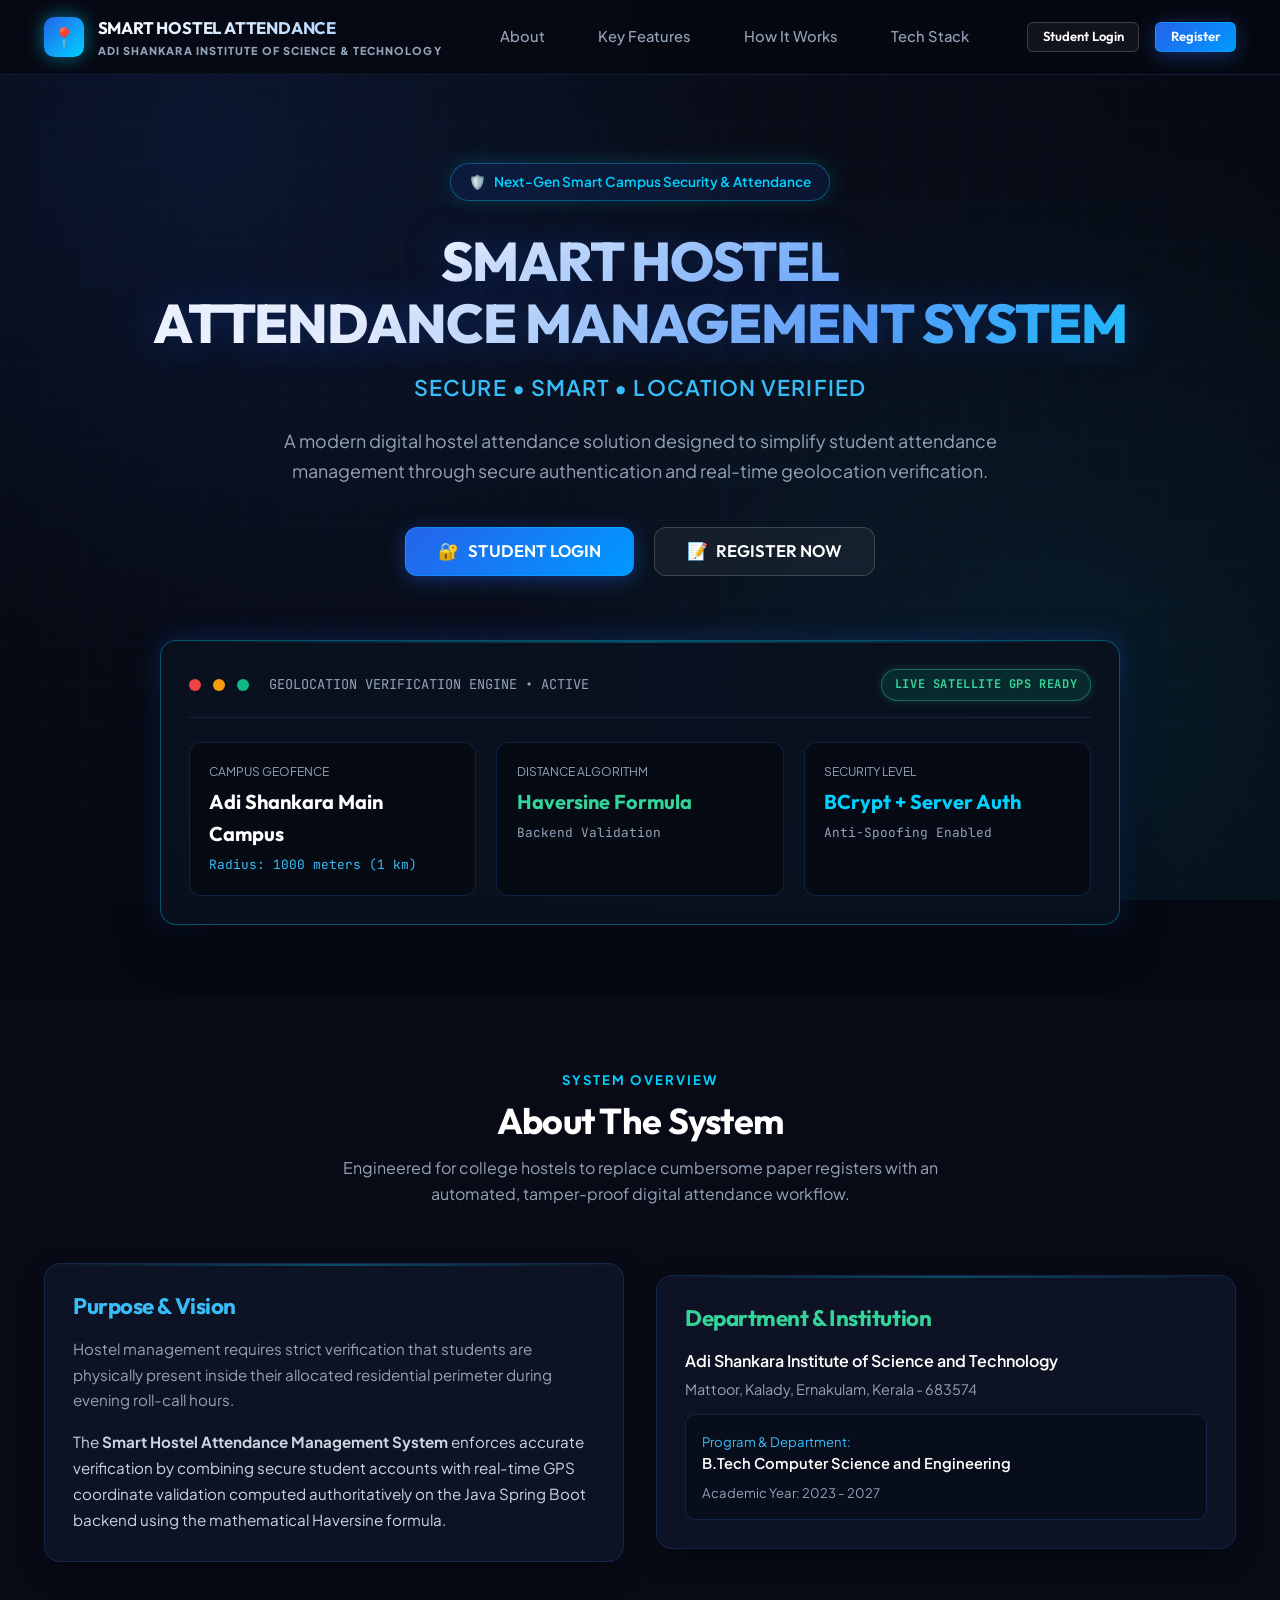
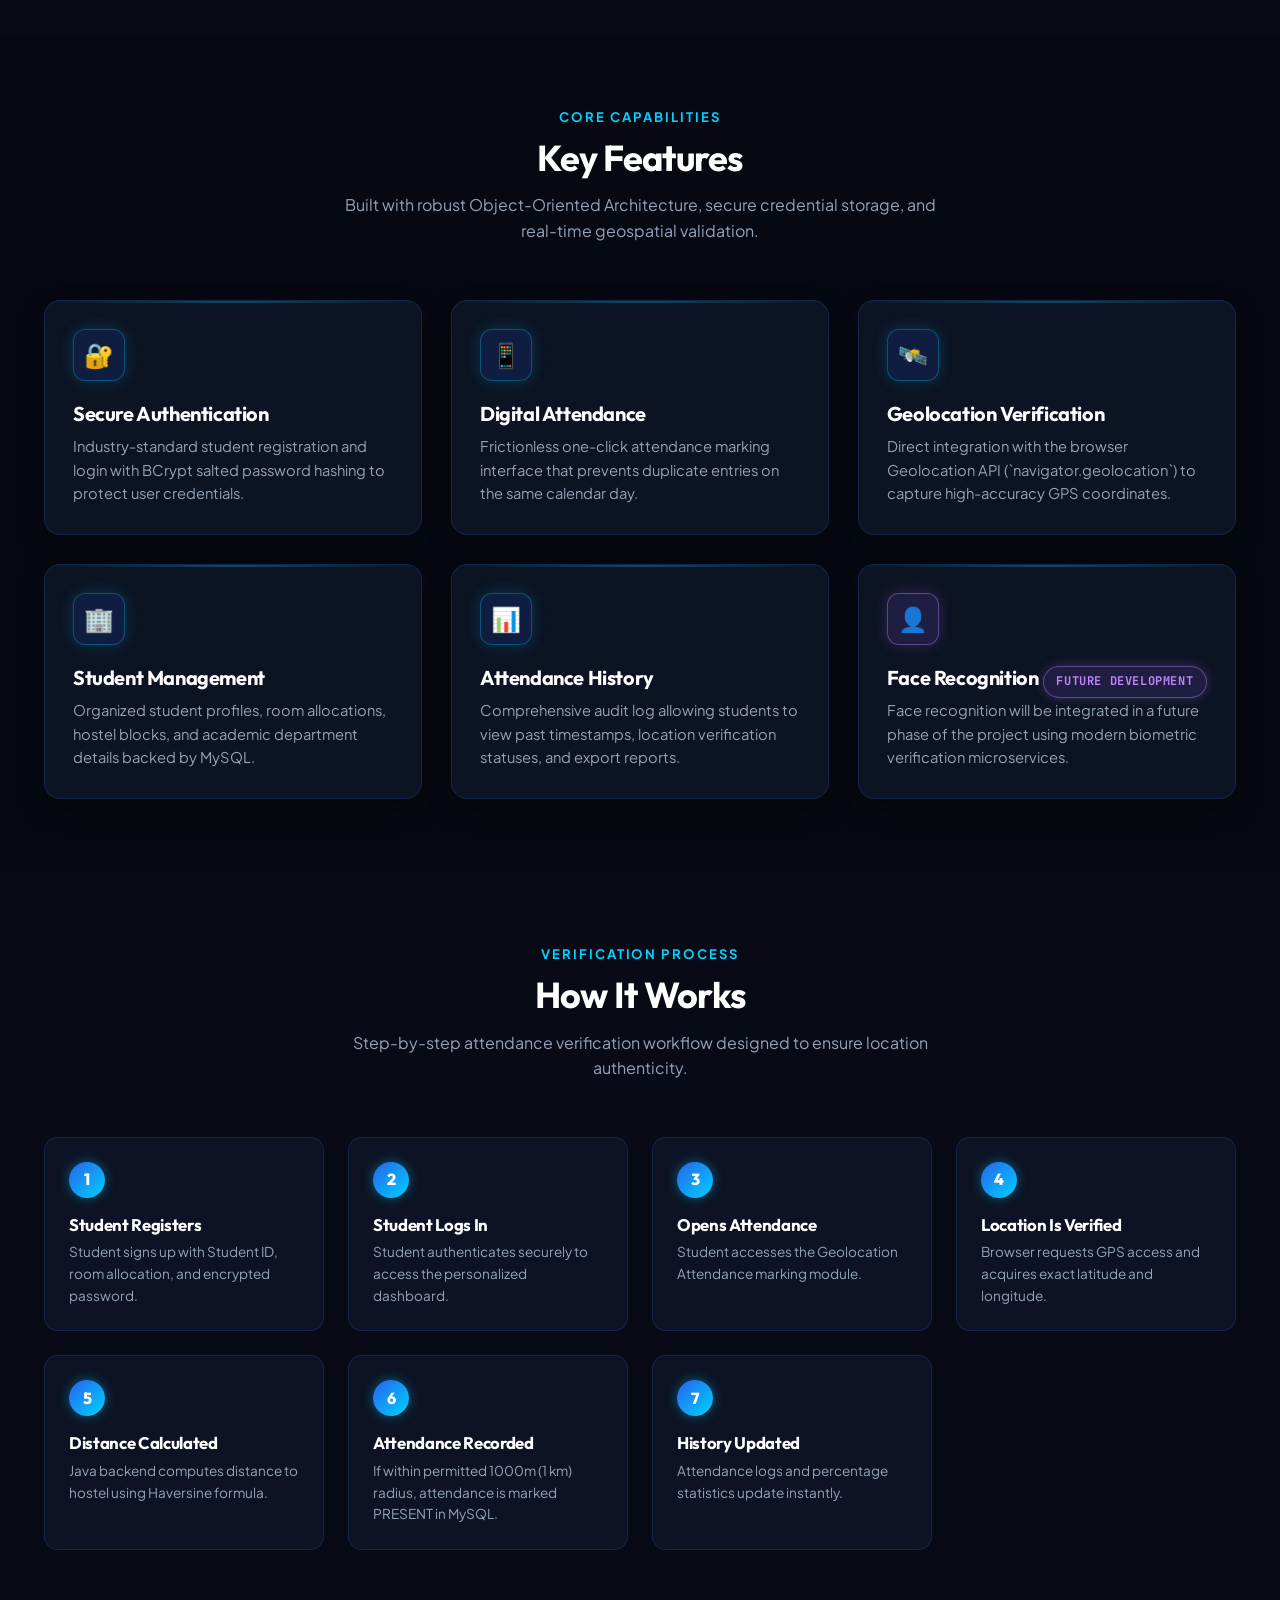
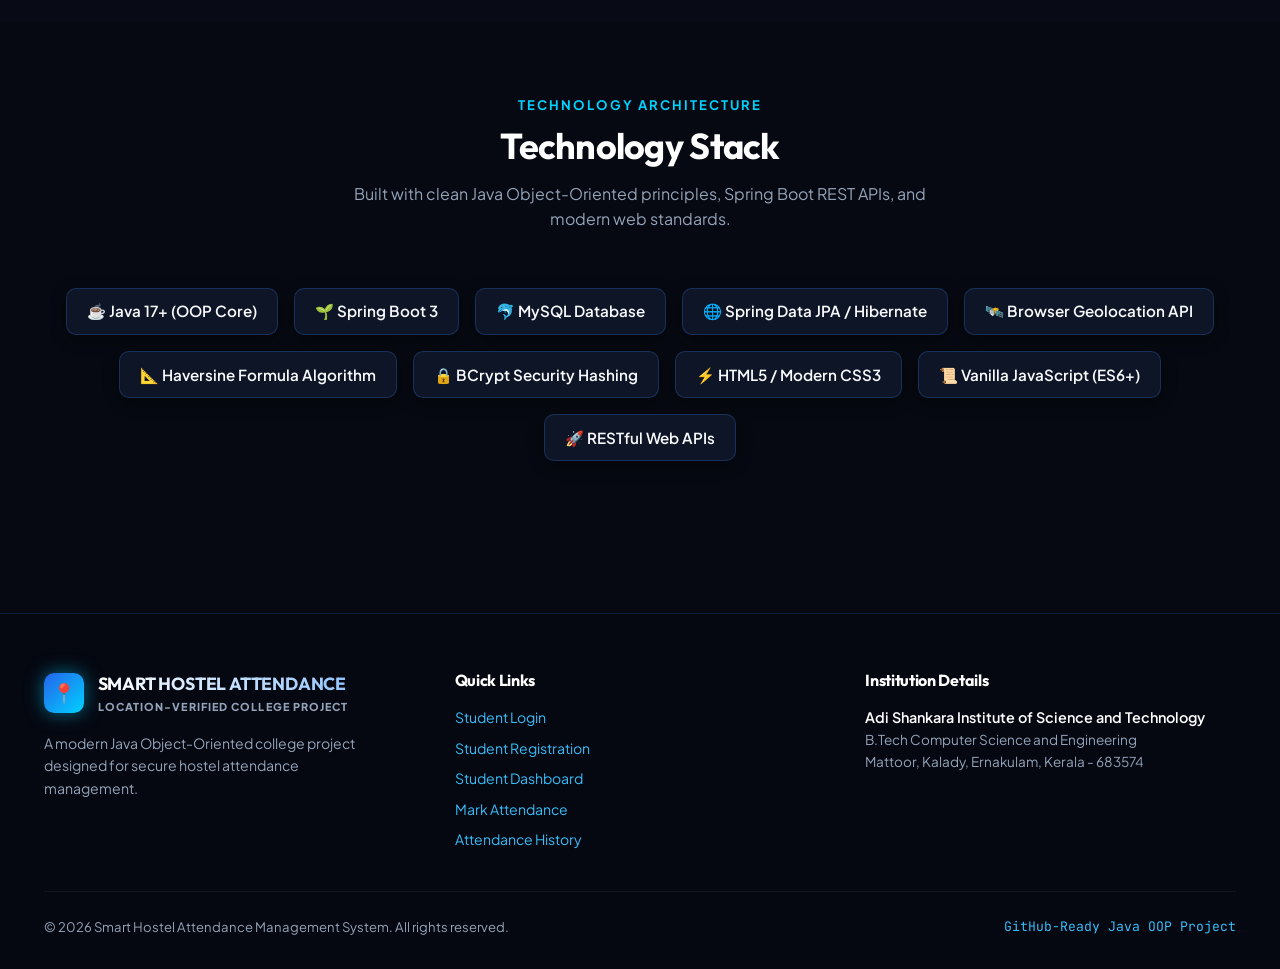
<file: frontend/index.html>
<!DOCTYPE html>
<html lang="en">
<head>
  <meta charset="UTF-8">
  <meta name="viewport" content="width=device-width, initial-scale=1.0">
  <title>Smart Hostel Attendance Management System | Geolocation Verified</title>
  <meta name="description" content="A modern digital hostel attendance solution using secure authentication and browser geolocation verification for Adi Shankara Institute of Science and Technology.">
  <link rel="stylesheet" href="css/style.css">
</head>
<body>

  <!-- Navigation Bar -->
  <nav class="navbar" id="main-nav">
    <div class="container nav-container">
      <a href="index.html" class="nav-brand">
        <div class="brand-badge">📍</div>
        <div class="brand-text">
          <span class="title">SMART HOSTEL ATTENDANCE</span>
          <span class="subtitle">Adi Shankara Institute of Science & Technology</span>
        </div>
      </a>
      <ul class="nav-menu">
        <li><a href="#about" class="nav-link">About</a></li>
        <li><a href="#features" class="nav-link">Key Features</a></li>
        <li><a href="#workflow" class="nav-link">How It Works</a></li>
        <li><a href="#tech-stack" class="nav-link">Tech Stack</a></li>
      </ul>
      <div class="nav-auth" id="nav-auth-section">
        <a href="login.html" class="btn btn-sm btn-secondary">Student Login</a>
        <a href="register.html" class="btn btn-sm btn-primary">Register</a>
      </div>
    </div>
  </nav>

  <!-- Hero Section -->
  <header class="hero-section">
    <div class="container">
      <div class="hero-pill">
        <span>🛡️</span> Next-Gen Smart Campus Security & Attendance
      </div>
      <h1 class="hero-title">
        SMART HOSTEL<br>ATTENDANCE MANAGEMENT SYSTEM
      </h1>
      <p class="hero-subtitle">
        Secure • Smart • Location Verified
      </p>
      <p class="hero-description">
        A modern digital hostel attendance solution designed to simplify student attendance management through secure authentication and real-time geolocation verification.
      </p>
      <div class="hero-buttons">
        <a href="login.html" class="btn btn-primary btn-lg">
          <span>🔐</span> STUDENT LOGIN
        </a>
        <a href="register.html" class="btn btn-secondary btn-lg">
          <span>📝</span> REGISTER NOW
        </a>
      </div>

      <!-- Abstract Tech Dashboard Graphic Preview -->
      <div style="margin-top: 4rem; position: relative;">
        <div class="card" style="max-width: 960px; margin: 0 auto; background: rgba(11, 17, 32, 0.9); border-color: rgba(0, 210, 255, 0.35); box-shadow: 0 20px 50px -10px rgba(0,0,0,0.9), 0 0 30px rgba(37, 99, 235, 0.3);">
          <div style="display: flex; justify-content: space-between; align-items: center; border-bottom: 1px solid var(--border-subtle); padding-bottom: 1rem; margin-bottom: 1.5rem; flex-wrap: wrap; gap: 1rem;">
            <div style="display: flex; align-items: center; gap: 0.75rem;">
              <span style="width: 12px; height: 12px; border-radius: 50%; background: #ef4444; display: inline-block;"></span>
              <span style="width: 12px; height: 12px; border-radius: 50%; background: #f59e0b; display: inline-block;"></span>
              <span style="width: 12px; height: 12px; border-radius: 50%; background: #10b981; display: inline-block;"></span>
              <span style="font-family: var(--font-mono); font-size: 0.85rem; color: #94a3b8; margin-left: 0.5rem;">GEOLOCATION VERIFICATION ENGINE • ACTIVE</span>
            </div>
            <span class="badge badge-verified">LIVE SATELLITE GPS READY</span>
          </div>

          <div style="display: grid; grid-template-columns: repeat(auto-fit, minmax(200px, 1fr)); gap: 1.25rem; text-align: left;">
            <div style="background: rgba(6, 9, 17, 0.7); padding: 1.2rem; border-radius: 12px; border: 1px solid rgba(59, 130, 246, 0.2);">
              <div style="font-size: 0.75rem; color: #94a3b8; text-transform: uppercase;">Campus Geofence</div>
              <div style="font-family: var(--font-heading); font-size: 1.25rem; font-weight: 700; color: #fff; margin: 0.3rem 0;">Adi Shankara Main Campus</div>
              <div style="font-size: 0.8rem; color: #38bdf8; font-family: var(--font-mono);">Radius: 1000 meters (1 km)</div>
            </div>

            <div style="background: rgba(6, 9, 17, 0.7); padding: 1.2rem; border-radius: 12px; border: 1px solid rgba(59, 130, 246, 0.2);">
              <div style="font-size: 0.75rem; color: #94a3b8; text-transform: uppercase;">Distance Algorithm</div>
              <div style="font-family: var(--font-heading); font-size: 1.25rem; font-weight: 700; color: #34d399; margin: 0.3rem 0;">Haversine Formula</div>
              <div style="font-size: 0.8rem; color: #94a3b8; font-family: var(--font-mono);">Backend Validation</div>
            </div>

            <div style="background: rgba(6, 9, 17, 0.7); padding: 1.2rem; border-radius: 12px; border: 1px solid rgba(59, 130, 246, 0.2);">
              <div style="font-size: 0.75rem; color: #94a3b8; text-transform: uppercase;">Security Level</div>
              <div style="font-family: var(--font-heading); font-size: 1.25rem; font-weight: 700; color: #00d2ff; margin: 0.3rem 0;">BCrypt + Server Auth</div>
              <div style="font-size: 0.8rem; color: #94a3b8; font-family: var(--font-mono);">Anti-Spoofing Enabled</div>
            </div>
          </div>
        </div>
      </div>
    </div>
  </header>

  <!-- About Section -->
  <section class="section" id="about" style="background: rgba(11, 17, 32, 0.4);">
    <div class="container">
      <div class="section-header">
        <span class="section-tag">System Overview</span>
        <h2 class="section-title">About The System</h2>
        <p class="section-subtitle">
          Engineered for college hostels to replace cumbersome paper registers with an automated, tamper-proof digital attendance workflow.
        </p>
      </div>

      <div style="display: grid; grid-template-columns: repeat(auto-fit, minmax(300px, 1fr)); gap: 2rem; align-items: center;">
        <div class="card">
          <h3 style="font-size: 1.4rem; color: #38bdf8; margin-bottom: 1rem;">Purpose & Vision</h3>
          <p style="color: #94a3b8; font-size: 0.95rem; line-height: 1.7; margin-bottom: 1rem;">
            Hostel management requires strict verification that students are physically present inside their allocated residential perimeter during evening roll-call hours.
          </p>
          <p style="color: #cbd5e1; font-size: 0.95rem; line-height: 1.7;">
            The <strong>Smart Hostel Attendance Management System</strong> enforces accurate verification by combining secure student accounts with real-time GPS coordinate validation computed authoritatively on the Java Spring Boot backend using the mathematical Haversine formula.
          </p>
        </div>

        <div class="card">
          <h3 style="font-size: 1.4rem; color: #34d399; margin-bottom: 1rem;">Department & Institution</h3>
          <p style="color: #fff; font-weight: 600; margin-bottom: 0.25rem;">Adi Shankara Institute of Science and Technology</p>
          <p style="color: #94a3b8; font-size: 0.9rem; margin-bottom: 0.8rem;">Mattoor, Kalady, Ernakulam, Kerala - 683574</p>
          <div style="background: rgba(8, 13, 26, 0.8); padding: 1rem; border-radius: 10px; border: 1px solid rgba(59, 130, 246, 0.2);">
            <div style="font-size: 0.82rem; color: #38bdf8;">Program & Department:</div>
            <div style="color: #fff; font-size: 0.92rem; font-weight: 600;">B.Tech Computer Science and Engineering</div>
            <div style="font-size: 0.82rem; color: #94a3b8; margin-top: 0.4rem;">Academic Year: 2023 - 2027</div>
          </div>
        </div>
      </div>
    </div>
  </section>

  <!-- Key Features -->
  <section class="section" id="features">
    <div class="container">
      <div class="section-header">
        <span class="section-tag">Core Capabilities</span>
        <h2 class="section-title">Key Features</h2>
        <p class="section-subtitle">
          Built with robust Object-Oriented Architecture, secure credential storage, and real-time geospatial validation.
        </p>
      </div>

      <div class="features-grid">
        <!-- Feature 1 -->
        <div class="card feature-card">
          <div class="feature-icon-wrapper">🔐</div>
          <h3 class="feature-title">Secure Authentication</h3>
          <p class="feature-desc">
            Industry-standard student registration and login with BCrypt salted password hashing to protect user credentials.
          </p>
        </div>

        <!-- Feature 2 -->
        <div class="card feature-card">
          <div class="feature-icon-wrapper">📱</div>
          <h3 class="feature-title">Digital Attendance</h3>
          <p class="feature-desc">
            Frictionless one-click attendance marking interface that prevents duplicate entries on the same calendar day.
          </p>
        </div>

        <!-- Feature 3 -->
        <div class="card feature-card">
          <div class="feature-icon-wrapper">🛰️</div>
          <h3 class="feature-title">Geolocation Verification</h3>
          <p class="feature-desc">
            Direct integration with the browser Geolocation API (`navigator.geolocation`) to capture high-accuracy GPS coordinates.
          </p>
        </div>

        <!-- Feature 4 -->
        <div class="card feature-card">
          <div class="feature-icon-wrapper">🏢</div>
          <h3 class="feature-title">Student Management</h3>
          <p class="feature-desc">
            Organized student profiles, room allocations, hostel blocks, and academic department details backed by MySQL.
          </p>
        </div>

        <!-- Feature 5 -->
        <div class="card feature-card">
          <div class="feature-icon-wrapper">📊</div>
          <h3 class="feature-title">Attendance History</h3>
          <p class="feature-desc">
            Comprehensive audit log allowing students to view past timestamps, location verification statuses, and export reports.
          </p>
        </div>

        <!-- Feature 6 (Future Module) -->
        <div class="card feature-card future-card">
          <div class="feature-icon-wrapper">👤</div>
          <div style="display: flex; justify-content: space-between; align-items: center;">
            <h3 class="feature-title">Face Recognition</h3>
            <span class="badge badge-future">FUTURE DEVELOPMENT</span>
          </div>
          <p class="feature-desc">
            Face recognition will be integrated in a future phase of the project using modern biometric verification microservices.
          </p>
        </div>
      </div>
    </div>
  </section>

  <!-- How It Works (7 Steps) -->
  <section class="section" id="workflow" style="background: rgba(11, 17, 32, 0.4);">
    <div class="container">
      <div class="section-header">
        <span class="section-tag">Verification Process</span>
        <h2 class="section-title">How It Works</h2>
        <p class="section-subtitle">
          Step-by-step attendance verification workflow designed to ensure location authenticity.
        </p>
      </div>

      <div class="workflow-steps">
        <div class="step-card">
          <div class="step-number">1</div>
          <h4 class="step-title">Student Registers</h4>
          <p class="step-desc">Student signs up with Student ID, room allocation, and encrypted password.</p>
        </div>

        <div class="step-card">
          <div class="step-number">2</div>
          <h4 class="step-title">Student Logs In</h4>
          <p class="step-desc">Student authenticates securely to access the personalized dashboard.</p>
        </div>

        <div class="step-card">
          <div class="step-number">3</div>
          <h4 class="step-title">Opens Attendance</h4>
          <p class="step-desc">Student accesses the Geolocation Attendance marking module.</p>
        </div>

        <div class="step-card">
          <div class="step-number">4</div>
          <h4 class="step-title">Location Is Verified</h4>
          <p class="step-desc">Browser requests GPS access and acquires exact latitude and longitude.</p>
        </div>

        <div class="step-card">
          <div class="step-number">5</div>
          <h4 class="step-title">Distance Calculated</h4>
          <p class="step-desc">Java backend computes distance to hostel using Haversine formula.</p>
        </div>

        <div class="step-card">
          <div class="step-number">6</div>
          <h4 class="step-title">Attendance Recorded</h4>
          <p class="step-desc">If within permitted 1000m (1 km) radius, attendance is marked PRESENT in MySQL.</p>
        </div>

        <div class="step-card">
          <div class="step-number">7</div>
          <h4 class="step-title">History Updated</h4>
          <p class="step-desc">Attendance logs and percentage statistics update instantly.</p>
        </div>
      </div>
    </div>
  </section>

  <!-- Technology Stack -->
  <section class="section" id="tech-stack">
    <div class="container">
      <div class="section-header">
        <span class="section-tag">Technology Architecture</span>
        <h2 class="section-title">Technology Stack</h2>
        <p class="section-subtitle">
          Built with clean Java Object-Oriented principles, Spring Boot REST APIs, and modern web standards.
        </p>
      </div>

      <div class="tech-grid">
        <div class="tech-chip">☕ Java 17+ (OOP Core)</div>
        <div class="tech-chip">🌱 Spring Boot 3</div>
        <div class="tech-chip">🐬 MySQL Database</div>
        <div class="tech-chip">🌐 Spring Data JPA / Hibernate</div>
        <div class="tech-chip">🛰️ Browser Geolocation API</div>
        <div class="tech-chip">📐 Haversine Formula Algorithm</div>
        <div class="tech-chip">🔒 BCrypt Security Hashing</div>
        <div class="tech-chip">⚡ HTML5 / Modern CSS3</div>
        <div class="tech-chip">📜 Vanilla JavaScript (ES6+)</div>
        <div class="tech-chip">🚀 RESTful Web APIs</div>
      </div>
    </div>
  </section>

  <!-- Footer -->
  <footer class="footer">
    <div class="container">
      <div class="footer-content">
        <div>
          <div class="nav-brand" style="margin-bottom: 1rem;">
            <div class="brand-badge">📍</div>
            <div class="brand-text">
              <span class="title" style="font-size: 1.1rem;">SMART HOSTEL ATTENDANCE</span>
              <span class="subtitle">Location-Verified College Project</span>
            </div>
          </div>
          <p style="color: #94a3b8; font-size: 0.88rem; max-width: 320px;">
            A modern Java Object-Oriented college project designed for secure hostel attendance management.
          </p>
        </div>

        <div>
          <h4 style="color: #fff; font-size: 1rem; margin-bottom: 1rem;">Quick Links</h4>
          <ul style="list-style: none; display: flex; flex-direction: column; gap: 0.5rem; font-size: 0.88rem;">
            <li><a href="login.html">Student Login</a></li>
            <li><a href="register.html">Student Registration</a></li>
            <li><a href="dashboard.html">Student Dashboard</a></li>
            <li><a href="attendance.html">Mark Attendance</a></li>
            <li><a href="history.html">Attendance History</a></li>
          </ul>
        </div>

        <div>
          <h4 style="color: #fff; font-size: 1rem; margin-bottom: 1rem;">Institution Details</h4>
          <p style="color: #fff; font-weight: 600; font-size: 0.9rem;">Adi Shankara Institute of Science and Technology</p>
          <p style="color: #94a3b8; font-size: 0.85rem;">B.Tech Computer Science and Engineering</p>
          <p style="color: #94a3b8; font-size: 0.85rem;">Mattoor, Kalady, Ernakulam, Kerala - 683574</p>
        </div>
      </div>

      <div class="footer-bottom">
        <div>&copy; 2026 Smart Hostel Attendance Management System. All rights reserved.</div>
        <div style="font-family: var(--font-mono); color: #38bdf8;">GitHub-Ready Java OOP Project</div>
      </div>
    </div>
  </footer>

  <script src="js/config.js"></script>
  <script src="js/auth.js"></script>
</body>
</html>
</file>
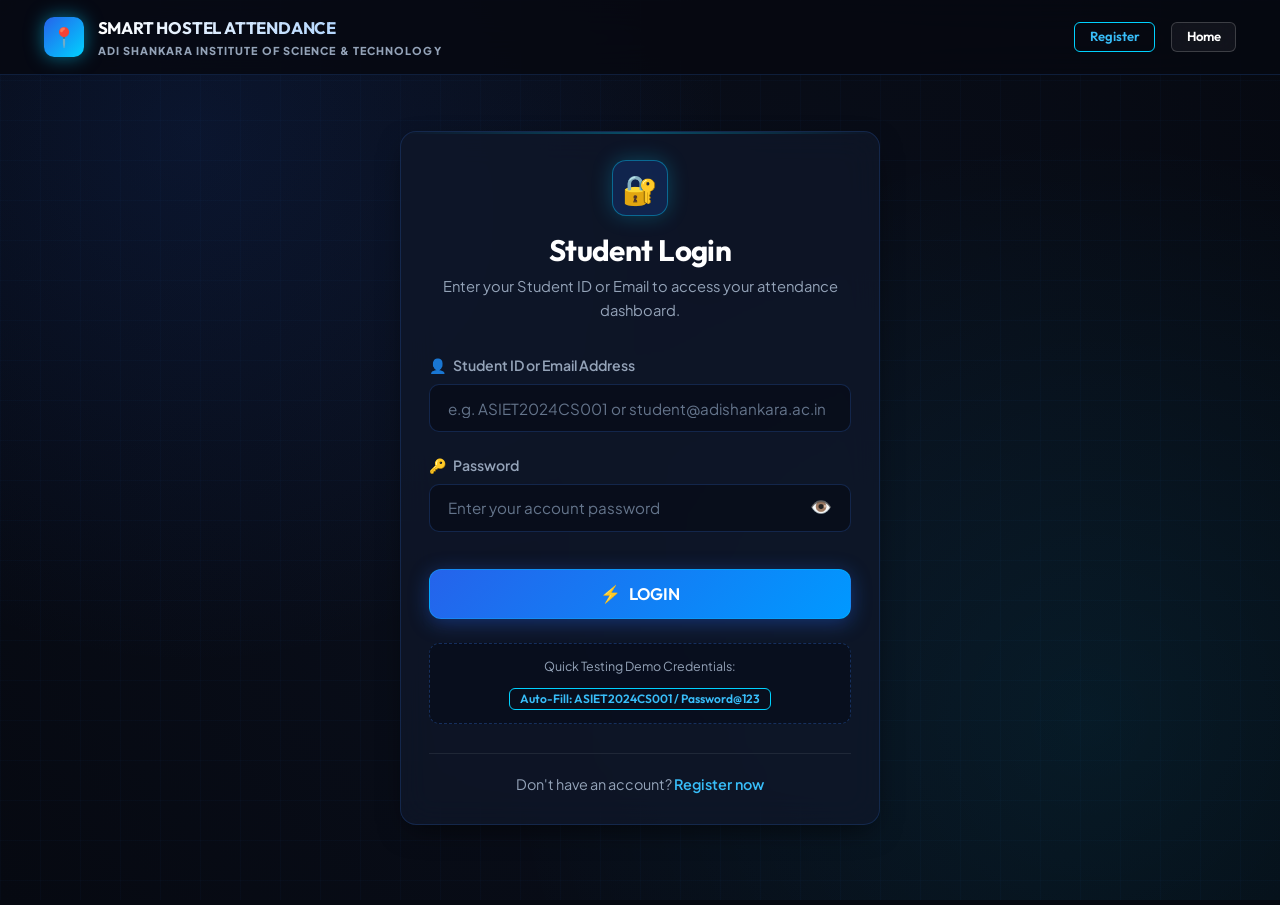
<file: frontend/attendance.html>
<!DOCTYPE html>
<html lang="en">
<head>
  <meta charset="UTF-8">
  <meta name="viewport" content="width=device-width, initial-scale=1.0">
  <title>Mark Attendance | Smart Hostel Attendance System</title>
  <link rel="stylesheet" href="css/style.css">
</head>
<body>

  <!-- Navigation Bar -->
  <nav class="navbar">
    <div class="container nav-container">
      <a href="dashboard.html" class="nav-brand">
        <div class="brand-badge">📍</div>
        <div class="brand-text">
          <span class="title">SMART HOSTEL ATTENDANCE</span>
          <span class="subtitle">Adi Shankara Institute of Science & Technology</span>
        </div>
      </a>
      <ul class="nav-menu">
        <li><a href="dashboard.html" class="nav-link"><span>📊</span> Dashboard</a></li>
        <li><a href="attendance.html" class="nav-link active"><span>🛰️</span> Mark Attendance</a></li>
        <li><a href="history.html" class="nav-link"><span>📋</span> Attendance History</a></li>
        <li><a href="profile.html" class="nav-link"><span>👤</span> Profile</a></li>
      </ul>
      <div class="nav-auth" id="nav-auth-section">
        <!-- Injected dynamically by Auth.initNav() -->
      </div>
    </div>
  </nav>

  <!-- Main Content -->
  <main class="container container-narrow" style="padding-top: 2.5rem; padding-bottom: 5rem;">
    
    <!-- Page Header -->
    <div style="display: flex; justify-content: space-between; align-items: flex-start; margin-bottom: 2rem; flex-wrap: wrap; gap: 1rem;">
      <div>
        <h1 style="font-size: 2.2rem; margin-bottom: 0.3rem;">Mark Daily Attendance</h1>
        <p style="color: var(--text-secondary); font-size: 0.95rem;">
          Your location must be verified before attendance can be marked.
        </p>
      </div>
      <div id="today-overall-badge" class="badge badge-info" style="font-size: 0.85rem; padding: 0.5rem 0.9rem;">
        DAILY ROLL-CALL ACTIVE
      </div>
    </div>

    <!-- Student & Hostel Banner Card -->
    <div class="card" style="margin-bottom: 1.8rem; background: rgba(11, 17, 32, 0.9); padding: 1.25rem 1.5rem;">
      <div style="display: grid; grid-template-columns: repeat(auto-fit, minmax(180px, 1fr)); gap: 1rem; font-size: 0.88rem;">
        <div>
          <span style="color: #64748b; font-size: 0.75rem; text-transform: uppercase;">Student Name</span>
          <div id="att-student-name" style="color: #fff; font-weight: 600;">Loading...</div>
        </div>
        <div>
          <span style="color: #64748b; font-size: 0.75rem; text-transform: uppercase;">Student ID</span>
          <div id="att-student-id" style="color: #38bdf8; font-family: var(--font-mono); font-weight: 600;">ASIET2024CS000</div>
        </div>
        <div>
          <span style="color: #64748b; font-size: 0.75rem; text-transform: uppercase;">Allocated Hostel</span>
          <div id="att-hostel-name" style="color: #fff; font-weight: 500;">ASIET Main Hostel</div>
        </div>
        <div>
          <span style="color: #64748b; font-size: 0.75rem; text-transform: uppercase;">Room Number</span>
          <div id="att-room-no" style="color: #fff; font-weight: 500;">A-204</div>
        </div>
      </div>
    </div>

    <!-- Future Module: Face Recognition Clear Notice -->
    <div class="future-module-banner">
      <div class="future-icon">👤</div>
      <div style="flex-grow: 1;">
        <div style="display: flex; align-items: center; gap: 0.6rem; margin-bottom: 0.2rem;">
          <h4 style="color: #c084fc; font-size: 1.05rem;">FACE RECOGNITION</h4>
          <span class="badge badge-future" style="font-size: 0.68rem;">FUTURE IMPLEMENTATION</span>
        </div>
        <p style="color: #cbd5e1; font-size: 0.88rem; line-height: 1.5;">
          Face recognition verification will be integrated in a future development phase. The current production version uses <strong>Secure Authentication + Geolocation Verification</strong>.
        </p>
      </div>
    </div>

    <!-- Geolocation Verification Main Box -->
    <div class="card" id="verification-card-body" style="border-color: rgba(59, 130, 246, 0.35);">
      <div style="text-align: center; margin-bottom: 1.5rem;">
        <span class="badge badge-info" style="margin-bottom: 0.6rem;">STEP 1: LOCATION VALIDATION</span>
        <h3 style="font-size: 1.5rem; color: #fff;">Hostel Geolocation Verification</h3>
        <p style="color: var(--text-secondary); font-size: 0.92rem; max-width: 540px; margin: 0.4rem auto 0;">
          Click the button below to allow browser GPS access. The backend will calculate your exact distance from your allocated hostel using the Haversine formula.
        </p>
      </div>

      <!-- Radar Animation Box -->
      <div class="location-radar-box">
        <div class="radar-circle">
          <div class="radar-pulse"></div>
          <div class="radar-icon" id="radar-main-icon">🛰️</div>
        </div>
        <div id="location-status-message" style="font-size: 0.95rem; font-weight: 500; text-align: center;">
          Ready to verify your location
        </div>
      </div>

      <!-- Live Coordinates Chips Display -->
      <div class="coord-chips">
        <div class="coord-chip">
          <div class="label">Your Latitude</div>
          <div class="value" id="disp-lat">--.------°</div>
        </div>
        <div class="coord-chip">
          <div class="label">Your Longitude</div>
          <div class="value" id="disp-lon">--.------°</div>
        </div>
        <div class="coord-chip">
          <div class="label">GPS Accuracy</div>
          <div class="value" id="disp-accuracy">--</div>
        </div>
        <div class="coord-chip">
          <div class="label">Distance From Hostel</div>
          <div class="value" id="disp-distance" style="color: #00d2ff;">--</div>
        </div>
        <div class="coord-chip">
          <div class="label">Permitted Radius</div>
          <div class="value" id="disp-radius" style="color: #34d399;">1000 m</div>
        </div>
      </div>

      <!-- Dynamic Verification Result Box -->
      <div id="verification-result-box" style="display: none; margin-bottom: 1.5rem;"></div>

      <div id="verification-status-box"></div>

      <!-- Verification and Attendance Buttons -->
      <div style="display: flex; flex-direction: column; gap: 1rem; margin-top: 1.5rem;">
        <button type="button" id="btn-verify-location" class="btn btn-secondary btn-lg" onclick="handleVerifyLocation()" style="width: 100%; border-color: rgba(0, 210, 255, 0.4);">
          <span>🛰️</span> VERIFY MY LOCATION
        </button>

        <button type="button" id="btn-mark-attendance" class="btn btn-secondary btn-lg" onclick="handleMarkAttendance()" disabled style="width: 100%;">
          <span>✅</span> MARK ATTENDANCE
        </button>
      </div>

      <!-- Testing & Presentation Simulation Helper for College Viva / Demonstrations -->
      <div style="margin-top: 2rem; border-top: 1px solid rgba(255, 255, 255, 0.08); padding-top: 1.2rem;">
        <div style="display: flex; justify-content: space-between; align-items: center; margin-bottom: 0.8rem; flex-wrap: wrap; gap: 0.5rem;">
          <span style="font-size: 0.78rem; color: #94a3b8; text-transform: uppercase; font-family: var(--font-mono);">
            🧪 Viva Presentation Simulation Controls
          </span>
          <span style="font-size: 0.72rem; color: #38bdf8;">Test inside & outside campus radius</span>
        </div>
        <div style="display: flex; gap: 0.75rem; flex-wrap: wrap;">
          <button type="button" class="btn btn-sm btn-outline-blue" onclick="setSimulatedCoords('inside')">
            🎯 Simulate Inside Hostel (15m - Verified)
          </button>
          <button type="button" class="btn btn-sm btn-danger" onclick="setSimulatedCoords('outside')">
            🚫 Simulate Outside Hostel (850m - Rejected)
          </button>
        </div>
      </div>
    </div>
  </main>

  <script src="js/config.js"></script>
  <script src="js/auth.js"></script>
  <script src="js/location.js"></script>
  <script src="js/attendance.js"></script>
</body>
</html>
</file>
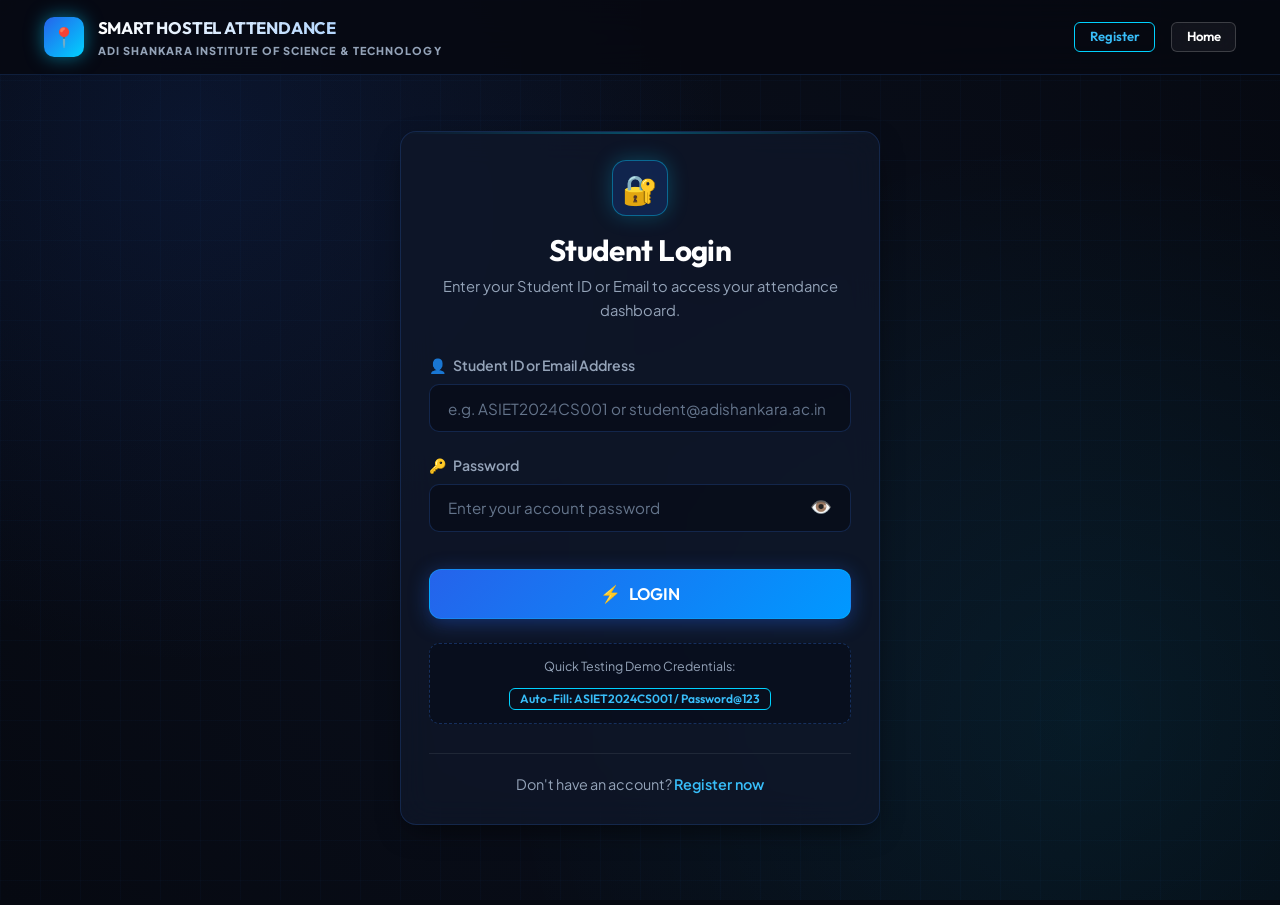
<file: frontend/dashboard.html>
<!DOCTYPE html>
<html lang="en">
<head>
  <meta charset="UTF-8">
  <meta name="viewport" content="width=device-width, initial-scale=1.0">
  <title>Student Dashboard | Smart Hostel Attendance System</title>
  <link rel="stylesheet" href="css/style.css">
</head>
<body>

  <!-- Navigation Bar -->
  <nav class="navbar">
    <div class="container nav-container">
      <a href="dashboard.html" class="nav-brand">
        <div class="brand-badge">📍</div>
        <div class="brand-text">
          <span class="title">SMART HOSTEL ATTENDANCE</span>
          <span class="subtitle">Adi Shankara Institute of Science & Technology</span>
        </div>
      </a>
      <ul class="nav-menu">
        <li><a href="dashboard.html" class="nav-link active"><span>📊</span> Dashboard</a></li>
        <li><a href="attendance.html" class="nav-link"><span>🛰️</span> Mark Attendance</a></li>
        <li><a href="history.html" class="nav-link"><span>📋</span> Attendance History</a></li>
        <li><a href="profile.html" class="nav-link"><span>👤</span> Profile</a></li>
      </ul>
      <div class="nav-auth" id="nav-auth-section">
        <!-- Injected dynamically by Auth.initNav() -->
      </div>
    </div>
  </nav>

  <!-- Dashboard Main Content -->
  <main class="container" style="padding-top: 2.5rem; padding-bottom: 5rem;">
    <!-- Welcome Header -->
    <div style="display: flex; justify-content: space-between; align-items: center; margin-bottom: 2rem; flex-wrap: wrap; gap: 1rem;">
      <div>
        <h1 style="font-size: 2.1rem; margin-bottom: 0.3rem;">
          Welcome back, <span id="dash-welcome-name" style="color: var(--accent-blue);">Student</span>
        </h1>
        <p style="color: var(--text-secondary); font-size: 0.95rem;">
          Adi Shankara Institute of Science and Technology • Hostel Residence Portal
        </p>
      </div>
      <div>
        <a href="attendance.html" id="dash-attendance-action-btn" class="btn btn-primary btn-lg">
          <span>🛰️</span> Mark Attendance Now
        </a>
      </div>
    </div>

    <!-- Top Row: Student Profile Card & Today's Attendance Status Card -->
    <div style="display: grid; grid-template-columns: repeat(auto-fit, minmax(320px, 1fr)); gap: 1.5rem; margin-bottom: 2rem;">
      
      <!-- Student Info Card -->
      <div class="card" style="display: flex; flex-direction: column; justify-content: space-between;">
        <div>
          <div style="display: flex; justify-content: space-between; align-items: flex-start; margin-bottom: 1.2rem;">
            <div>
              <span style="font-size: 0.75rem; color: #94a3b8; text-transform: uppercase; letter-spacing: 0.05em;">Student Identity</span>
              <h3 id="dash-student-name" style="font-size: 1.35rem; color: #fff; margin-top: 0.2rem;">Loading...</h3>
            </div>
            <span id="dash-student-id" class="badge badge-info">ASIET2024CS000</span>
          </div>

          <div style="display: grid; grid-template-columns: 1fr 1fr; gap: 0.8rem; font-size: 0.88rem;">
            <div>
              <span style="color: #64748b; display: block; font-size: 0.75rem;">Course / Program</span>
              <span id="dash-course" style="color: #e2e8f0; font-weight: 500;">B.Tech CSE</span>
            </div>
            <div>
              <span style="color: #64748b; display: block; font-size: 0.75rem;">Department</span>
              <span id="dash-department" style="color: #e2e8f0; font-weight: 500;">CSE</span>
            </div>
            <div>
              <span style="color: #64748b; display: block; font-size: 0.75rem;">Hostel Allocation</span>
              <span id="dash-hostel" style="color: #38bdf8; font-weight: 600;">Main Hostel</span>
            </div>
            <div>
              <span style="color: #64748b; display: block; font-size: 0.75rem;">Room Number</span>
              <span id="dash-room" style="color: #e2e8f0; font-weight: 500;">A-204</span>
            </div>
          </div>
        </div>

        <div style="margin-top: 1.5rem; pt: 1rem; border-top: 1px solid rgba(255,255,255,0.06); display: flex; justify-content: flex-end;">
          <a href="profile.html" style="font-size: 0.85rem; color: #38bdf8; font-weight: 600;">View Full Profile &rarr;</a>
        </div>
      </div>

      <!-- Today's Attendance Status Widget -->
      <div class="card" style="background: radial-gradient(circle at top right, rgba(37, 99, 235, 0.2), rgba(15, 23, 42, 0.8));">
        <span style="font-size: 0.75rem; color: #94a3b8; text-transform: uppercase; letter-spacing: 0.05em;">Today's Attendance Status</span>
        <div style="display: flex; align-items: center; justify-content: space-between; margin: 1rem 0;">
          <div>
            <div id="dash-today-status-badge" class="badge badge-not-marked" style="font-size: 0.95rem; padding: 0.5rem 1rem;">
              NOT MARKED
            </div>
            <div style="font-size: 0.85rem; color: #94a3b8; margin-top: 0.6rem;">
              Evening roll-call verification window
            </div>
          </div>
          <div style="font-size: 3rem;">
            🛰️
          </div>
        </div>

        <div style="background: rgba(8, 13, 26, 0.7); padding: 0.85rem 1rem; border-radius: 10px; border: 1px solid rgba(59, 130, 246, 0.2); font-size: 0.85rem; color: #cbd5e1;">
          <span>📍 Verification Method: <strong>Browser Geolocation API + Backend Haversine Distance</strong></span>
        </div>
      </div>
    </div>

    <!-- Middle Row: Attendance Metrics & Statistics -->
    <div style="display: grid; grid-template-columns: repeat(auto-fit, minmax(220px, 1fr)); gap: 1.5rem; margin-bottom: 2rem;">
      <div class="card" style="text-align: center;">
        <span style="font-size: 0.75rem; color: #94a3b8; text-transform: uppercase;">Total Attendance Records</span>
        <h2 id="stat-total-days" style="font-size: 2.4rem; color: #fff; margin: 0.4rem 0;">0</h2>
        <span style="font-size: 0.8rem; color: #38bdf8;">Calendar Days Logged</span>
      </div>

      <div class="card" style="text-align: center;">
        <span style="font-size: 0.75rem; color: #94a3b8; text-transform: uppercase;">Days Present (Verified)</span>
        <h2 id="stat-present-days" style="font-size: 2.4rem; color: #34d399; margin: 0.4rem 0;">0</h2>
        <span style="font-size: 0.8rem; color: #34d399;">Within Hostel Perimeter</span>
      </div>

      <div class="card" style="text-align: center;">
        <span style="font-size: 0.75rem; color: #94a3b8; text-transform: uppercase;">Attendance Rate</span>
        <h2 id="stat-percentage" style="font-size: 2.4rem; color: #00d2ff; margin: 0.4rem 0;">100%</h2>
        <div style="width: 100%; height: 6px; background: rgba(255,255,255,0.1); border-radius: 10px; overflow: hidden; margin-top: 0.5rem;">
          <div id="stat-progress-bar" style="height: 100%; width: 100%; background: linear-gradient(90deg, #2563eb, #00d2ff); border-radius: 10px;"></div>
        </div>
      </div>
    </div>

    <!-- Bottom Row: Hostel Coordinates Configuration & Future Biometrics Banner -->
    <div style="display: grid; grid-template-columns: repeat(auto-fit, minmax(320px, 1fr)); gap: 1.5rem;">
      
      <!-- Hostel Configuration Card -->
      <div class="card">
        <div style="display: flex; justify-content: space-between; align-items: center; margin-bottom: 1rem;">
          <h3 style="font-size: 1.15rem; color: #fff;">Hostel Geolocation Configuration</h3>
          <span class="badge badge-info">Active Boundary</span>
        </div>
        <div style="display: flex; flex-direction: column; gap: 0.75rem; font-size: 0.9rem;">
          <div style="display: flex; justify-content: space-between; border-bottom: 1px solid rgba(255,255,255,0.05); padding-bottom: 0.4rem;">
            <span style="color: #94a3b8;">Hostel Name</span>
            <span id="dash-cfg-hostel-name" style="font-weight: 600; color: #fff;">ASIET Main Hostel</span>
          </div>
          <div style="display: flex; justify-content: space-between; border-bottom: 1px solid rgba(255,255,255,0.05); padding-bottom: 0.4rem;">
            <span style="color: #94a3b8;">Configured Latitude</span>
            <span id="dash-cfg-lat" style="font-family: var(--font-mono); color: #38bdf8;">10.169830° N</span>
          </div>
          <div style="display: flex; justify-content: space-between; border-bottom: 1px solid rgba(255,255,255,0.05); padding-bottom: 0.4rem;">
            <span style="color: #94a3b8;">Configured Longitude</span>
            <span id="dash-cfg-lon" style="font-family: var(--font-mono); color: #38bdf8;">76.435740° E</span>
          </div>
          <div style="display: flex; justify-content: space-between;">
            <span style="color: #94a3b8;">Allowed Perimeter Radius</span>
            <span id="dash-cfg-radius" style="font-weight: 700; color: #34d399;">1000 meters</span>
          </div>
        </div>
      </div>

      <!-- Future Face Recognition Card -->
      <div class="card" style="background: linear-gradient(135deg, rgba(88, 28, 135, 0.25), rgba(15, 23, 42, 0.8)); border-color: rgba(192, 132, 252, 0.3);">
        <div style="display: flex; justify-content: space-between; align-items: center; margin-bottom: 1rem;">
          <h3 style="font-size: 1.15rem; color: #c084fc;">Face Recognition Module</h3>
          <span class="badge badge-future">FUTURE DEVELOPMENT</span>
        </div>
        <p style="color: #cbd5e1; font-size: 0.9rem; line-height: 1.6; margin-bottom: 1rem;">
          Biometric facial matching is planned for Phase 2 of this project. The current version utilizes authoritative <strong>Student Login + Geolocation Verification</strong>.
        </p>
        <div style="font-size: 0.8rem; color: #94a3b8; background: rgba(0,0,0,0.3); padding: 0.6rem 0.8rem; border-radius: 8px;">
          Architecture Note: Designed with Java OOP interface abstraction (<code>FaceVerificationService.java</code>).
        </div>
      </div>
    </div>
  </main>

  <script src="js/config.js"></script>
  <script src="js/auth.js"></script>
  <script src="js/dashboard.js"></script>
</body>
</html>
</file>
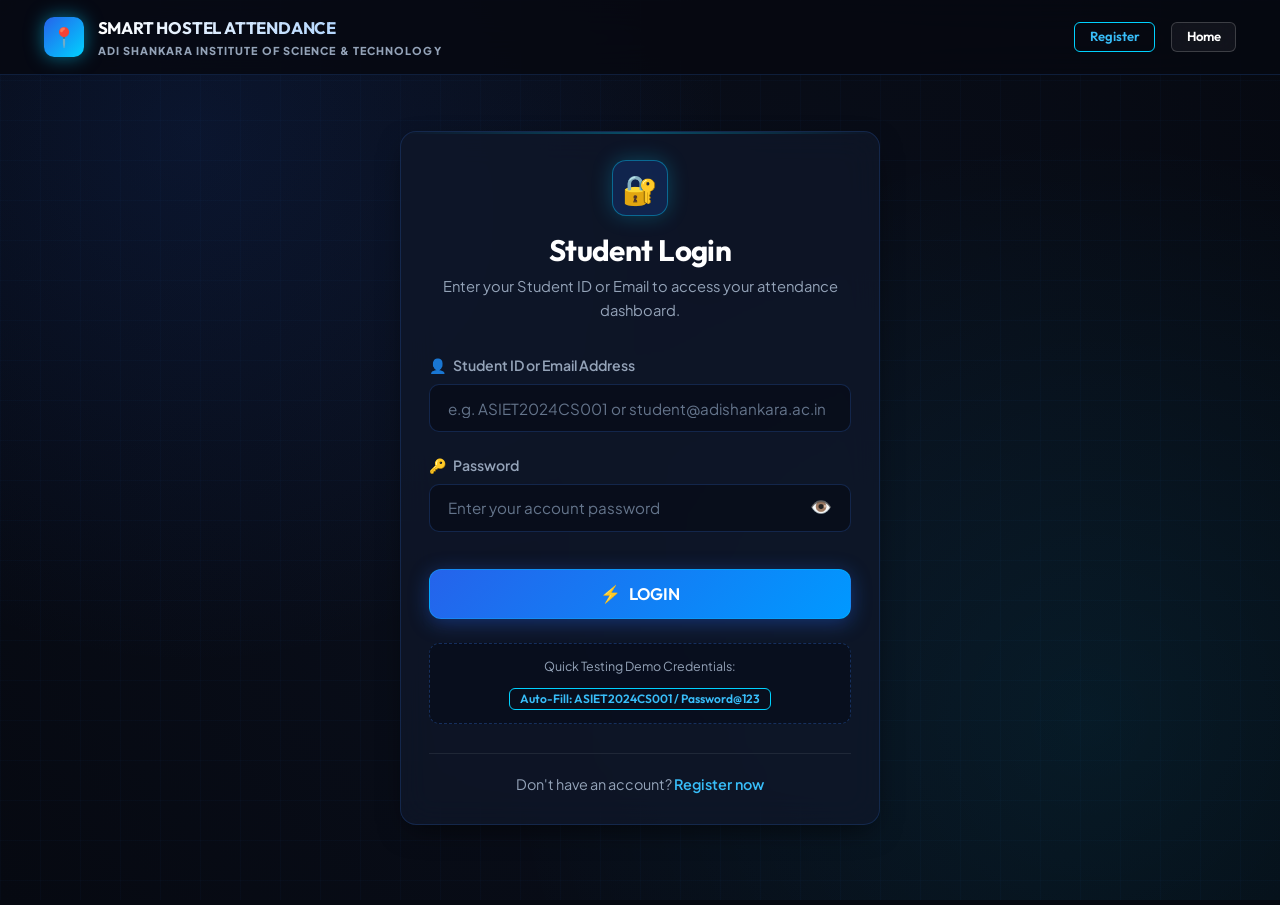
<file: frontend/history.html>
<!DOCTYPE html>
<html lang="en">
<head>
  <meta charset="UTF-8">
  <meta name="viewport" content="width=device-width, initial-scale=1.0">
  <title>Attendance History | Smart Hostel Attendance System</title>
  <link rel="stylesheet" href="css/style.css">
</head>
<body>

  <!-- Navigation Bar -->
  <nav class="navbar">
    <div class="container nav-container">
      <a href="dashboard.html" class="nav-brand">
        <div class="brand-badge">📍</div>
        <div class="brand-text">
          <span class="title">SMART HOSTEL ATTENDANCE</span>
          <span class="subtitle">Adi Shankara Institute of Science & Technology</span>
        </div>
      </a>
      <ul class="nav-menu">
        <li><a href="dashboard.html" class="nav-link"><span>📊</span> Dashboard</a></li>
        <li><a href="attendance.html" class="nav-link"><span>🛰️</span> Mark Attendance</a></li>
        <li><a href="history.html" class="nav-link active"><span>📋</span> Attendance History</a></li>
        <li><a href="profile.html" class="nav-link"><span>👤</span> Profile</a></li>
      </ul>
      <div class="nav-auth" id="nav-auth-section">
        <!-- Injected dynamically by Auth.initNav() -->
      </div>
    </div>
  </nav>

  <!-- History Main Content -->
  <main class="container" style="padding-top: 2.5rem; padding-bottom: 5rem;">
    <!-- Page Header -->
    <div style="display: flex; justify-content: space-between; align-items: flex-start; margin-bottom: 2rem; flex-wrap: wrap; gap: 1rem;">
      <div>
        <h1 style="font-size: 2.2rem; margin-bottom: 0.3rem;">Attendance Audit History</h1>
        <p style="color: var(--text-secondary); font-size: 0.95rem;">
          Verified attendance logs for <span id="hist-student-name" style="color: #fff; font-weight: 600;">Student</span> (<span id="hist-student-id" style="font-family: var(--font-mono); color: #38bdf8;">ASIET2024CS000</span>)
        </p>
      </div>
      <div style="display: flex; gap: 0.75rem;">
        <button class="btn btn-secondary btn-sm" onclick="exportToCSV()">
          <span>📥</span> Export CSV
        </button>
        <a href="attendance.html" class="btn btn-primary btn-sm">
          <span>🛰️</span> Mark Today
        </a>
      </div>
    </div>

    <!-- Summary Metrics -->
    <div style="display: grid; grid-template-columns: repeat(auto-fit, minmax(200px, 1fr)); gap: 1.25rem; margin-bottom: 2rem;">
      <div class="card" style="padding: 1.25rem; text-align: center;">
        <span style="font-size: 0.75rem; color: #94a3b8; text-transform: uppercase;">Total Logs</span>
        <h3 id="hist-metric-total" style="font-size: 1.8rem; color: #fff; margin-top: 0.2rem;">0</h3>
      </div>

      <div class="card" style="padding: 1.25rem; text-align: center;">
        <span style="font-size: 0.75rem; color: #94a3b8; text-transform: uppercase;">Present (Verified)</span>
        <h3 id="hist-metric-present" style="font-size: 1.8rem; color: #34d399; margin-top: 0.2rem;">0</h3>
      </div>

      <div class="card" style="padding: 1.25rem; text-align: center;">
        <span style="font-size: 0.75rem; color: #94a3b8; text-transform: uppercase;">Avg Proximity Distance</span>
        <h3 id="hist-metric-avg-dist" style="font-size: 1.8rem; color: #00d2ff; margin-top: 0.2rem;">0 m</h3>
      </div>
    </div>

    <!-- Search & Filters -->
    <div class="card" style="padding: 1rem 1.5rem; margin-bottom: 1.5rem; background: rgba(11, 17, 32, 0.9);">
      <div style="display: flex; justify-content: space-between; align-items: center; flex-wrap: wrap; gap: 1rem;">
        <div style="flex-grow: 1; max-width: 320px;">
          <input type="text" id="search-input" class="form-control" placeholder="Search by date (YYYY-MM-DD)..." oninput="filterRecords()" style="padding: 0.6rem 1rem;">
        </div>

        <div style="display: flex; align-items: center; gap: 0.75rem;">
          <label for="status-filter" style="font-size: 0.85rem; color: #94a3b8;">Status:</label>
          <select id="status-filter" class="form-control" onchange="filterRecords()" style="padding: 0.6rem 2.2rem 0.6rem 0.9rem; width: auto;">
            <option value="ALL">All Records</option>
            <option value="PRESENT">Present Only</option>
            <option value="REJECTED">Rejected Only</option>
          </select>
        </div>
      </div>
    </div>

    <!-- Attendance Table -->
    <div class="table-wrapper">
      <table class="table-custom">
        <thead>
          <tr>
            <th>#</th>
            <th>Date</th>
            <th>Timestamp</th>
            <th>Location Status</th>
            <th>Distance From Hostel</th>
            <th>Attendance Status</th>
          </tr>
        </thead>
        <tbody id="history-table-body">
          <tr>
            <td colspan="6" style="text-align: center; padding: 2rem; color: #94a3b8;">
              Loading attendance history...
            </td>
          </tr>
        </tbody>
      </table>
    </div>
  </main>

  <script src="js/config.js"></script>
  <script src="js/auth.js"></script>
  <script src="js/history.js"></script>
</body>
</html>
</file>
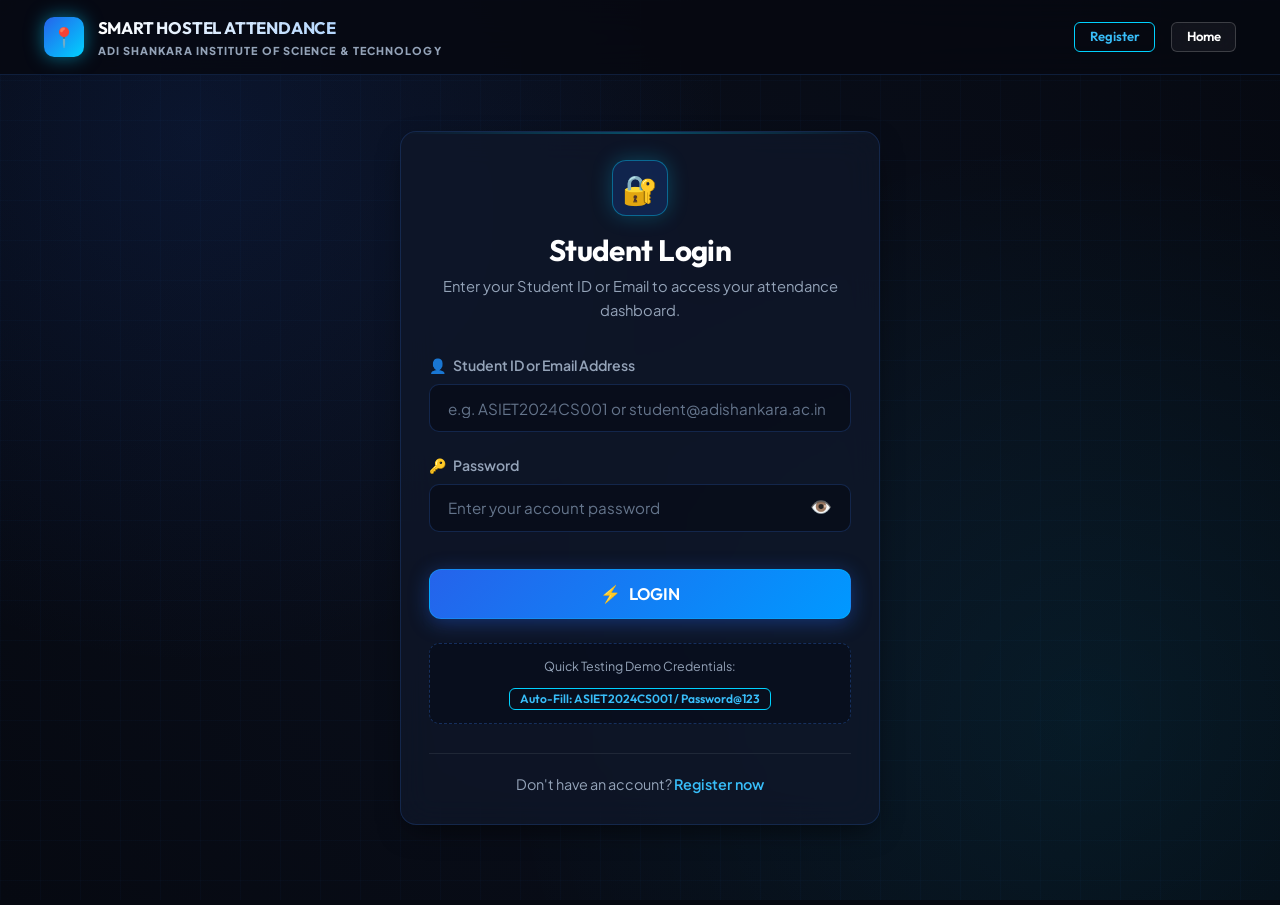
<file: frontend/login.html>
<!DOCTYPE html>
<html lang="en">
<head>
  <meta charset="UTF-8">
  <meta name="viewport" content="width=device-width, initial-scale=1.0">
  <title>Student Login | Smart Hostel Attendance System</title>
  <link rel="stylesheet" href="css/style.css">
</head>
<body>

  <!-- Navigation Bar -->
  <nav class="navbar">
    <div class="container nav-container">
      <a href="index.html" class="nav-brand">
        <div class="brand-badge">📍</div>
        <div class="brand-text">
          <span class="title">SMART HOSTEL ATTENDANCE</span>
          <span class="subtitle">Adi Shankara Institute of Science & Technology</span>
        </div>
      </a>
      <div class="nav-auth">
        <a href="register.html" class="btn btn-sm btn-outline-blue">Register</a>
        <a href="index.html" class="btn btn-sm btn-secondary">Home</a>
      </div>
    </div>
  </nav>

  <!-- Login Main Content -->
  <main class="container container-narrow" style="padding-top: 3.5rem; padding-bottom: 5rem;">
    <div class="card" style="max-width: 480px; margin: 0 auto;">
      <div style="text-align: center; margin-bottom: 2rem;">
        <div style="display: inline-flex; align-items: center; justify-content: center; width: 56px; height: 56px; border-radius: 14px; background: rgba(37, 99, 235, 0.2); border: 1px solid rgba(0, 210, 255, 0.4); font-size: 1.8rem; margin-bottom: 1rem; box-shadow: 0 0 20px rgba(0, 210, 255, 0.25);">
          🔐
        </div>
        <h2 style="font-size: 1.85rem; margin-bottom: 0.4rem;">Student Login</h2>
        <p style="color: var(--text-secondary); font-size: 0.92rem;">
          Enter your Student ID or Email to access your attendance dashboard.
        </p>
      </div>

      <div id="login-error-box" style="display: none; background: rgba(239, 68, 68, 0.15); border: 1px solid rgba(239, 68, 68, 0.4); border-radius: 10px; padding: 0.85rem 1rem; color: #f87171; font-size: 0.88rem; margin-bottom: 1.5rem;">
        Invalid Student ID/Email or Password.
      </div>

      <form id="login-form">
        <div class="form-group">
          <label class="form-label" for="identifier">
            <span>👤</span> Student ID or Email Address
          </label>
          <input type="text" id="identifier" class="form-control" placeholder="e.g. ASIET2024CS001 or student@adishankara.ac.in" required autocomplete="username">
        </div>

        <div class="form-group">
          <label class="form-label" for="password">
            <span>🔑</span> Password
          </label>
          <div class="input-password-wrapper">
            <input type="password" id="password" class="form-control" placeholder="Enter your account password" required autocomplete="current-password">
            <button type="button" class="toggle-password-btn" onclick="togglePasswordVisibility('password', this)" title="Show/Hide Password">👁️</button>
          </div>
        </div>

        <button type="submit" id="btn-login-submit" class="btn btn-primary btn-lg" style="width: 100%; margin-top: 1rem;">
          <span>⚡</span> LOGIN
        </button>
      </form>

      <!-- Quick Demo Fill Helper for Viva / Examiners -->
      <div style="margin-top: 1.5rem; padding: 0.85rem; background: rgba(8, 13, 26, 0.6); border: 1px dashed rgba(59, 130, 246, 0.3); border-radius: 10px; text-align: center;">
        <span style="font-size: 0.78rem; color: #94a3b8; display: block; margin-bottom: 0.4rem;">Quick Testing Demo Credentials:</span>
        <button type="button" class="btn btn-sm btn-outline-blue" onclick="fillDemoCredentials()" style="font-size: 0.75rem; padding: 0.25rem 0.6rem;">
          Auto-Fill: ASIET2024CS001 / Password@123
        </button>
      </div>

      <div style="text-align: center; margin-top: 1.8rem; border-top: 1px solid rgba(255, 255, 255, 0.08); padding-top: 1.2rem; font-size: 0.9rem; color: var(--text-secondary);">
        Don't have an account? <a href="register.html" style="font-weight: 600;">Register now</a>
      </div>
    </div>
  </main>

  <script src="js/config.js"></script>
  <script src="js/auth.js"></script>
  <script>
    document.addEventListener('DOMContentLoaded', () => {
      Auth.redirectIfLoggedIn();

      const form = document.getElementById('login-form');
      form.addEventListener('submit', async (e) => {
        e.preventDefault();
        const identifier = document.getElementById('identifier').value.trim();
        const password = document.getElementById('password').value;
        const submitBtn = document.getElementById('btn-login-submit');
        const errorBox = document.getElementById('login-error-box');

        errorBox.style.display = 'none';
        submitBtn.disabled = true;
        submitBtn.innerHTML = `<span>⏳</span> Authenticating...`;

        try {
          const result = await Auth.login(identifier, password);
          if (result.success) {
            showToast('Login successful! Redirecting...', 'success');
            setTimeout(() => {
              window.location.href = 'dashboard.html';
            }, 600);
          } else {
            errorBox.innerText = result.message || 'Invalid Student ID/Email or Password.';
            errorBox.style.display = 'block';
            showToast(result.message || 'Login failed', 'error');
          }
        } catch (err) {
          errorBox.innerText = 'Unable to connect to authentication server.';
          errorBox.style.display = 'block';
          showToast(err.message, 'error');
        } finally {
          submitBtn.disabled = false;
          submitBtn.innerHTML = `<span>⚡</span> LOGIN`;
        }
      });
    });

    function togglePasswordVisibility(fieldId, btn) {
      const field = document.getElementById(fieldId);
      if (field.type === 'password') {
        field.type = 'text';
        btn.innerText = '🔒';
      } else {
        field.type = 'password';
        btn.innerText = '👁️';
      }
    }

    function fillDemoCredentials() {
      document.getElementById('identifier').value = 'ASIET2024CS001';
      document.getElementById('password').value = 'Password@123';
      showToast('Demo credentials filled!', 'info');
    }
  </script>
</body>
</html>
</file>
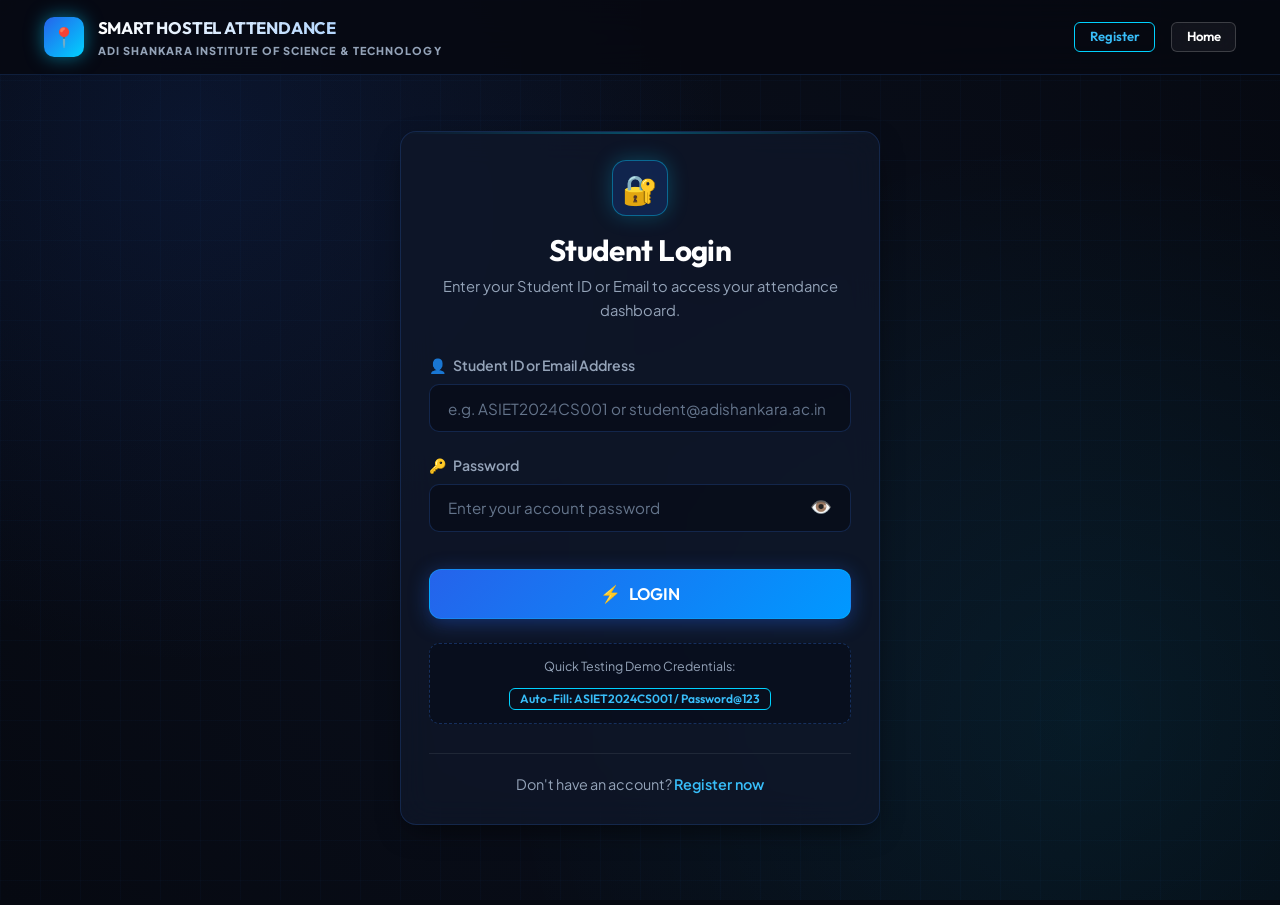
<file: frontend/profile.html>
<!DOCTYPE html>
<html lang="en">
<head>
  <meta charset="UTF-8">
  <meta name="viewport" content="width=device-width, initial-scale=1.0">
  <title>Student & College Profile | Smart Hostel Attendance System</title>
  <link rel="stylesheet" href="css/style.css">
</head>
<body>

  <!-- Navigation Bar -->
  <nav class="navbar">
    <div class="container nav-container">
      <a href="dashboard.html" class="nav-brand">
        <div class="brand-badge">📍</div>
        <div class="brand-text">
          <span class="title">SMART HOSTEL ATTENDANCE</span>
          <span class="subtitle">Adi Shankara Institute of Science & Technology</span>
        </div>
      </a>
      <ul class="nav-menu">
        <li><a href="dashboard.html" class="nav-link"><span>📊</span> Dashboard</a></li>
        <li><a href="attendance.html" class="nav-link"><span>🛰️</span> Mark Attendance</a></li>
        <li><a href="history.html" class="nav-link"><span>📋</span> Attendance History</a></li>
        <li><a href="profile.html" class="nav-link active"><span>👤</span> Profile</a></li>
      </ul>
      <div class="nav-auth" id="nav-auth-section">
        <!-- Injected dynamically by Auth.initNav() -->
      </div>
    </div>
  </nav>

  <!-- Profile Main Content -->
  <main class="container" style="padding-top: 2.5rem; padding-bottom: 5rem;">
    <!-- Page Header -->
    <div style="margin-bottom: 2rem;">
      <h1 style="font-size: 2.2rem; margin-bottom: 0.3rem;">Student & Institution Profile</h1>
      <p style="color: var(--text-secondary); font-size: 0.95rem;">
        Verified student credentials and institutional affiliation details.
      </p>
    </div>

    <div style="display: grid; grid-template-columns: repeat(auto-fit, minmax(320px, 1fr)); gap: 2rem;">
      
      <!-- Student Profile Card -->
      <div class="card">
        <div style="display: flex; align-items: center; gap: 1.25rem; margin-bottom: 1.5rem; padding-bottom: 1.25rem; border-bottom: 1px solid var(--border-subtle);">
          <div style="width: 64px; height: 64px; border-radius: 50%; background: linear-gradient(135deg, #1d4ed8, #00d2ff); display: flex; align-items: center; justify-content: center; font-size: 1.8rem; font-weight: 800; color: #fff; box-shadow: 0 0 20px rgba(0, 210, 255, 0.4);">
            <span id="prof-avatar-char">S</span>
          </div>
          <div>
            <h2 id="prof-name" style="font-size: 1.5rem; color: #fff; margin-bottom: 0.2rem;">Loading...</h2>
            <div id="prof-student-id" class="badge badge-info" style="font-size: 0.75rem;">ASIET2024CS000</div>
          </div>
        </div>

        <div style="display: flex; flex-direction: column; gap: 1rem; font-size: 0.92rem;">
          <div style="display: flex; justify-content: space-between; border-bottom: 1px solid rgba(255,255,255,0.04); padding-bottom: 0.5rem;">
            <span style="color: #94a3b8;">Email Address</span>
            <span id="prof-email" style="color: #fff; font-weight: 500;">student@adishankara.ac.in</span>
          </div>

          <div style="display: flex; justify-content: space-between; border-bottom: 1px solid rgba(255,255,255,0.04); padding-bottom: 0.5rem;">
            <span style="color: #94a3b8;">Phone Number</span>
            <span id="prof-phone" style="color: #fff; font-weight: 500;">+91 98765 43210</span>
          </div>

          <div style="display: flex; justify-content: space-between; border-bottom: 1px solid rgba(255,255,255,0.04); padding-bottom: 0.5rem;">
            <span style="color: #94a3b8;">Program / Course</span>
            <span id="prof-course" style="color: #38bdf8; font-weight: 600;">B.Tech CSE</span>
          </div>

          <div style="display: flex; justify-content: space-between; border-bottom: 1px solid rgba(255,255,255,0.04); padding-bottom: 0.5rem;">
            <span style="color: #94a3b8;">Department</span>
            <span id="prof-department" style="color: #fff; font-weight: 500;">Computer Science</span>
          </div>

          <div style="display: flex; justify-content: space-between; border-bottom: 1px solid rgba(255,255,255,0.04); padding-bottom: 0.5rem;">
            <span style="color: #94a3b8;">Academic Year</span>
            <span id="prof-academic-year" style="color: #fff; font-weight: 500;">2023 - 2027</span>
          </div>

          <div style="display: flex; justify-content: space-between; border-bottom: 1px solid rgba(255,255,255,0.04); padding-bottom: 0.5rem;">
            <span style="color: #94a3b8;">Hostel Name</span>
            <span id="prof-hostel" style="color: #34d399; font-weight: 600;">ASIET Main Hostel</span>
          </div>

          <div style="display: flex; justify-content: space-between;">
            <span style="color: #94a3b8;">Room Number</span>
            <span id="prof-room" style="color: #fff; font-weight: 600;">A-204</span>
          </div>
        </div>
      </div>

      <!-- College Information Card -->
      <div class="card" style="background: radial-gradient(circle at top right, rgba(37, 99, 235, 0.15), rgba(15, 23, 42, 0.8));">
        <div style="display: flex; align-items: center; gap: 0.75rem; margin-bottom: 1.25rem;">
          <div style="font-size: 1.8rem;">🏛️</div>
          <div>
            <span style="font-size: 0.75rem; color: #94a3b8; text-transform: uppercase;">Institutional Details</span>
            <h3 id="col-name" style="font-size: 1.35rem; color: #38bdf8;">Adi Shankara Institute of Science and Technology</h3>
          </div>
        </div>

        <div style="display: flex; flex-direction: column; gap: 1rem; font-size: 0.92rem;">
          <div style="background: rgba(8, 13, 26, 0.7); padding: 1rem; border-radius: 10px; border: 1px solid rgba(59, 130, 246, 0.2);">
            <div style="font-size: 0.78rem; color: #94a3b8; text-transform: uppercase; margin-bottom: 0.2rem;">Program Enrolled</div>
            <div id="col-program" style="color: #fff; font-weight: 600; font-size: 1.05rem;">B.Tech Computer Science and Engineering</div>
          </div>

          <div style="background: rgba(8, 13, 26, 0.7); padding: 1rem; border-radius: 10px; border: 1px solid rgba(59, 130, 246, 0.2);">
            <div style="font-size: 0.78rem; color: #94a3b8; text-transform: uppercase; margin-bottom: 0.2rem;">Department</div>
            <div id="col-department" style="color: #38bdf8; font-weight: 600; font-size: 1.05rem;">Computer Science and Engineering</div>
          </div>

          <div style="display: flex; justify-content: space-between; border-bottom: 1px solid rgba(255,255,255,0.04); padding-bottom: 0.5rem;">
            <span style="color: #94a3b8;">Campus Location</span>
            <span id="col-location" style="color: #cbd5e1; text-align: right; max-width: 220px;">Mattoor, Kalady, Ernakulam, Kerala - 683574</span>
          </div>

          <div style="display: flex; justify-content: space-between;">
            <span style="color: #94a3b8;">University Affiliation</span>
            <span style="color: #cbd5e1;">APJ Abdul Kalam Tech. University</span>
          </div>
        </div>
      </div>
    </div>
  </main>

  <script src="js/config.js"></script>
  <script src="js/auth.js"></script>
  <script src="js/profile.js"></script>
</body>
</html>
</file>
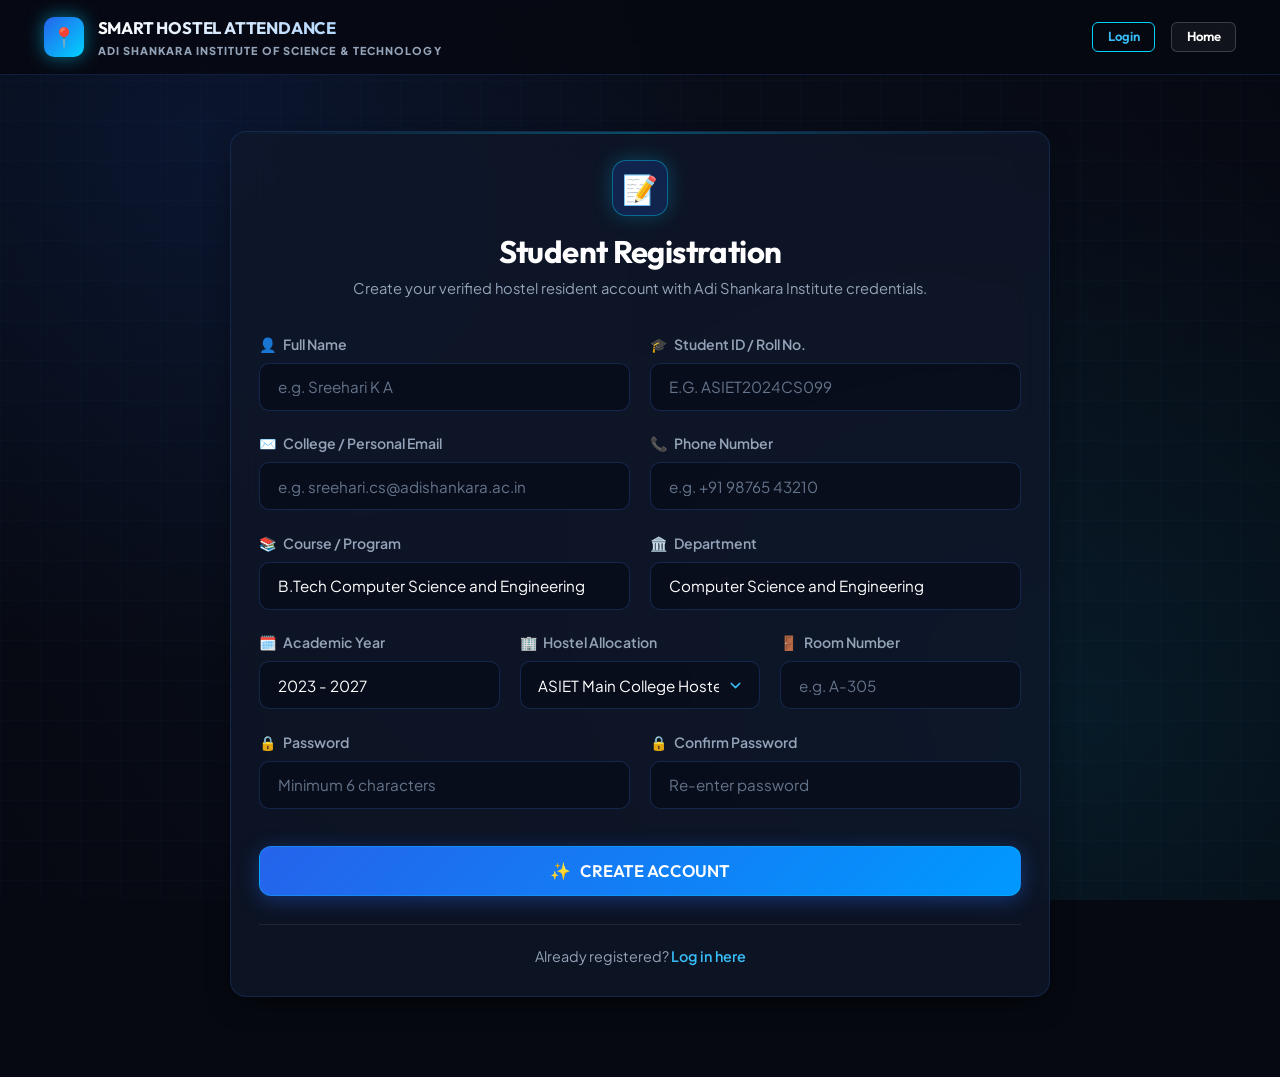
<file: frontend/register.html>
<!DOCTYPE html>
<html lang="en">
<head>
  <meta charset="UTF-8">
  <meta name="viewport" content="width=device-width, initial-scale=1.0">
  <title>Student Registration | Smart Hostel Attendance System</title>
  <link rel="stylesheet" href="css/style.css">
</head>
<body>

  <!-- Navigation Bar -->
  <nav class="navbar">
    <div class="container nav-container">
      <a href="index.html" class="nav-brand">
        <div class="brand-badge">📍</div>
        <div class="brand-text">
          <span class="title">SMART HOSTEL ATTENDANCE</span>
          <span class="subtitle">Adi Shankara Institute of Science & Technology</span>
        </div>
      </a>
      <div class="nav-auth">
        <a href="login.html" class="btn btn-sm btn-outline-blue">Login</a>
        <a href="index.html" class="btn btn-sm btn-secondary">Home</a>
      </div>
    </div>
  </nav>

  <!-- Registration Main Content -->
  <main class="container" style="padding-top: 3.5rem; padding-bottom: 5rem;">
    <div class="card" style="max-width: 820px; margin: 0 auto;">
      <div style="text-align: center; margin-bottom: 2rem;">
        <div style="display: inline-flex; align-items: center; justify-content: center; width: 56px; height: 56px; border-radius: 14px; background: rgba(37, 99, 235, 0.2); border: 1px solid rgba(0, 210, 255, 0.4); font-size: 1.8rem; margin-bottom: 1rem; box-shadow: 0 0 20px rgba(0, 210, 255, 0.25);">
          📝
        </div>
        <h2 style="font-size: 1.95rem; margin-bottom: 0.4rem;">Student Registration</h2>
        <p style="color: var(--text-secondary); font-size: 0.92rem;">
          Create your verified hostel resident account with Adi Shankara Institute credentials.
        </p>
      </div>

      <div id="reg-error-box" style="display: none; background: rgba(239, 68, 68, 0.15); border: 1px solid rgba(239, 68, 68, 0.4); border-radius: 10px; padding: 0.85rem 1rem; color: #f87171; font-size: 0.88rem; margin-bottom: 1.5rem;">
      </div>

      <form id="register-form">
        <!-- Personal & Identity Row -->
        <div class="form-row">
          <div class="form-group">
            <label class="form-label" for="reg-name">
              <span>👤</span> Full Name
            </label>
            <input type="text" id="reg-name" class="form-control" placeholder="e.g. Sreehari K A" required>
          </div>

          <div class="form-group">
            <label class="form-label" for="reg-student-id">
              <span>🎓</span> Student ID / Roll No.
            </label>
            <input type="text" id="reg-student-id" class="form-control" placeholder="e.g. ASIET2024CS099" required style="text-transform: uppercase;">
          </div>
        </div>

        <!-- Contact Row -->
        <div class="form-row">
          <div class="form-group">
            <label class="form-label" for="reg-email">
              <span>✉️</span> College / Personal Email
            </label>
            <input type="email" id="reg-email" class="form-control" placeholder="e.g. sreehari.cs@adishankara.ac.in" required>
          </div>

          <div class="form-group">
            <label class="form-label" for="reg-phone">
              <span>📞</span> Phone Number
            </label>
            <input type="tel" id="reg-phone" class="form-control" placeholder="e.g. +91 98765 43210" required>
          </div>
        </div>

        <!-- Academic Row -->
        <div class="form-row">
          <div class="form-group">
            <label class="form-label" for="reg-course">
              <span>📚</span> Course / Program
            </label>
            <input type="text" id="reg-course" class="form-control" value="B.Tech Computer Science and Engineering" required>
          </div>

          <div class="form-group">
            <label class="form-label" for="reg-department">
              <span>🏛️</span> Department
            </label>
            <input type="text" id="reg-department" class="form-control" value="Computer Science and Engineering" required>
          </div>
        </div>

        <div class="form-row">
          <div class="form-group">
            <label class="form-label" for="reg-academic-year">
              <span>🗓️</span> Academic Year
            </label>
            <input type="text" id="reg-academic-year" class="form-control" value="2023 - 2027" required>
          </div>

          <div class="form-group">
            <label class="form-label" for="reg-hostel-id">
              <span>🏢</span> Hostel Allocation
            </label>
            <select id="reg-hostel-id" class="form-control" required>
              <option value="1">ASIET Main College Hostel (Block A)</option>
              <option value="2">ASIET Boys Hostel (Block B)</option>
              <option value="3">ASIET Ladies Hostel (Block C)</option>
            </select>
          </div>

          <div class="form-group">
            <label class="form-label" for="reg-room">
              <span>🚪</span> Room Number
            </label>
            <input type="text" id="reg-room" class="form-control" placeholder="e.g. A-305" required>
          </div>
        </div>

        <!-- Password Row -->
        <div class="form-row">
          <div class="form-group">
            <label class="form-label" for="reg-password">
              <span>🔒</span> Password
            </label>
            <input type="password" id="reg-password" class="form-control" placeholder="Minimum 6 characters" minlength="6" required>
          </div>

          <div class="form-group">
            <label class="form-label" for="reg-confirm-password">
              <span>🔒</span> Confirm Password
            </label>
            <input type="password" id="reg-confirm-password" class="form-control" placeholder="Re-enter password" minlength="6" required>
          </div>
        </div>

        <div style="margin-top: 1rem;">
          <button type="submit" id="btn-register-submit" class="btn btn-primary btn-lg" style="width: 100%;">
            <span>✨</span> CREATE ACCOUNT
          </button>
        </div>
      </form>

      <div style="text-align: center; margin-top: 1.8rem; border-top: 1px solid rgba(255, 255, 255, 0.08); padding-top: 1.2rem; font-size: 0.9rem; color: var(--text-secondary);">
        Already registered? <a href="login.html" style="font-weight: 600;">Log in here</a>
      </div>
    </div>
  </main>

  <script src="js/config.js"></script>
  <script src="js/auth.js"></script>
  <script>
    document.addEventListener('DOMContentLoaded', () => {
      Auth.redirectIfLoggedIn();

      const form = document.getElementById('register-form');
      form.addEventListener('submit', async (e) => {
        e.preventDefault();
        const errorBox = document.getElementById('reg-error-box');
        errorBox.style.display = 'none';

        const name = document.getElementById('reg-name').value.trim();
        const studentId = document.getElementById('reg-student-id').value.trim().toUpperCase();
        const email = document.getElementById('reg-email').value.trim().toLowerCase();
        const phone = document.getElementById('reg-phone').value.trim();
        const course = document.getElementById('reg-course').value.trim();
        const department = document.getElementById('reg-department').value.trim();
        const academicYear = document.getElementById('reg-academic-year').value.trim();
        const hostelId = parseInt(document.getElementById('reg-hostel-id').value, 10);
        const roomNumber = document.getElementById('reg-room').value.trim();
        const password = document.getElementById('reg-password').value;
        const confirmPassword = document.getElementById('reg-confirm-password').value;

        if (password !== confirmPassword) {
          errorBox.innerText = 'Passwords do not match.';
          errorBox.style.display = 'block';
          showToast('Passwords do not match', 'error');
          return;
        }

        const submitBtn = document.getElementById('btn-register-submit');
        submitBtn.disabled = true;
        submitBtn.innerHTML = `<span>⏳</span> Creating Account...`;

        const payload = {
          name,
          studentId,
          email,
          phone,
          course,
          department,
          academicYear,
          hostelId,
          roomNumber,
          password,
          confirmPassword
        };

        try {
          const result = await Auth.register(payload);
          if (result.success) {
            showToast('Account created successfully! Redirecting...', 'success');
            setTimeout(() => {
              window.location.href = 'dashboard.html';
            }, 600);
          } else {
            errorBox.innerText = result.message || 'Registration failed.';
            errorBox.style.display = 'block';
            showToast(result.message || 'Registration failed', 'error');
          }
        } catch (err) {
          errorBox.innerText = 'Registration error: ' + err.message;
          errorBox.style.display = 'block';
          showToast(err.message, 'error');
        } finally {
          submitBtn.disabled = false;
          submitBtn.innerHTML = `<span>✨</span> CREATE ACCOUNT`;
        }
      });
    });
  </script>
</body>
</html>
</file>
<file: frontend/css/style.css>
/* ==========================================================================
   SMART HOSTEL ATTENDANCE MANAGEMENT SYSTEM
   Modern Dark Navy & Electric Blue Design System
   ========================================================================== */

@import url('https://fonts.googleapis.com/css2?family=Outfit:wght@300;400;500;600;700;800&family=Plus+Jakarta+Sans:wght@400;500;600;700&family=JetBrains+Mono:wght@400;500;600&display=swap');

:root {
  /* Color Palette */
  --bg-primary: #060911;
  --bg-secondary: #0b1120;
  --bg-tertiary: #111a2e;
  --bg-card: rgba(15, 23, 42, 0.75);
  --bg-card-hover: rgba(23, 37, 68, 0.85);
  --bg-glass: rgba(11, 17, 32, 0.65);

  /* Electric Blue & Accent Colors */
  --accent-blue: #00d2ff;
  --accent-primary: #2563eb;
  --accent-glow: #3b82f6;
  --accent-cyan: #06b6d4;
  --accent-purple: #8b5cf6;
  
  /* Status Colors */
  --status-success: #10b981;
  --status-success-bg: rgba(16, 185, 129, 0.15);
  --status-warning: #f59e0b;
  --status-warning-bg: rgba(245, 158, 11, 0.15);
  --status-danger: #ef4444;
  --status-danger-bg: rgba(239, 68, 68, 0.15);
  --status-info: #0284c7;
  --status-info-bg: rgba(2, 132, 199, 0.15);
  --status-future: #8b5cf6;
  --status-future-bg: rgba(139, 92, 246, 0.15);

  /* Typography Colors */
  --text-white: #ffffff;
  --text-primary: #f8fafc;
  --text-secondary: #94a3b8;
  --text-muted: #64748b;
  --text-accent: #38bdf8;

  /* Borders & Shadows */
  --border-subtle: rgba(59, 130, 246, 0.18);
  --border-glow: rgba(0, 210, 255, 0.45);
  --border-glass: rgba(255, 255, 255, 0.08);

  --shadow-glow: 0 0 25px rgba(37, 99, 235, 0.35);
  --shadow-glow-cyan: 0 0 30px rgba(0, 210, 255, 0.3);
  --shadow-card: 0 10px 30px -10px rgba(0, 0, 0, 0.7);

  /* Fonts */
  --font-heading: 'Outfit', sans-serif;
  --font-body: 'Plus Jakarta Sans', sans-serif;
  --font-mono: 'JetBrains Mono', monospace;

  /* Transitions */
  --transition-fast: 0.2s ease;
  --transition-normal: 0.3s cubic-bezier(0.4, 0, 0.2, 1);
  --transition-smooth: 0.4s cubic-bezier(0.16, 1, 0.3, 1);
}

/* Global Reset */
*, *::before, *::after {
  box-sizing: border-box;
  margin: 0;
  padding: 0;
}

html {
  scroll-behavior: smooth;
  font-size: 16px;
}

body {
  font-family: var(--font-body);
  background-color: var(--bg-primary);
  color: var(--text-primary);
  line-height: 1.6;
  min-height: 100vh;
  overflow-x: hidden;
  position: relative;
  background-image: 
    radial-gradient(circle at 15% 15%, rgba(37, 99, 235, 0.12) 0%, transparent 40%),
    radial-gradient(circle at 85% 80%, rgba(0, 210, 255, 0.08) 0%, transparent 45%),
    radial-gradient(circle at 50% 50%, rgba(11, 17, 32, 0.8) 0%, transparent 100%);
  background-attachment: fixed;
}

/* Background Grid Overlay */
body::before {
  content: "";
  position: fixed;
  top: 0;
  left: 0;
  width: 100%;
  height: 100%;
  background-image: 
    linear-gradient(rgba(59, 130, 246, 0.03) 1px, transparent 1px),
    linear-gradient(90deg, rgba(59, 130, 246, 0.03) 1px, transparent 1px);
  background-size: 40px 40px;
  pointer-events: none;
  z-index: 0;
}

/* Typography */
h1, h2, h3, h4, h5, h6 {
  font-family: var(--font-heading);
  font-weight: 700;
  color: var(--text-white);
  line-height: 1.25;
  letter-spacing: -0.02em;
}

a {
  color: var(--text-accent);
  text-decoration: none;
  transition: var(--transition-fast);
}

a:hover {
  color: var(--accent-blue);
  text-shadow: 0 0 10px rgba(0, 210, 255, 0.5);
}

/* Containers */
.container {
  width: 100%;
  max-width: 1240px;
  margin: 0 auto;
  padding: 0 1.5rem;
  position: relative;
  z-index: 1;
}

.container-narrow {
  max-width: 880px;
}

/* Navigation Bar */
.navbar {
  position: sticky;
  top: 0;
  left: 0;
  width: 100%;
  z-index: 1000;
  background: rgba(6, 9, 17, 0.85);
  backdrop-filter: blur(20px);
  border-bottom: 1px solid var(--border-subtle);
  transition: var(--transition-normal);
}

.nav-container {
  display: flex;
  align-items: center;
  justify-content: space-between;
  height: 74px;
}

.nav-brand {
  display: flex;
  align-items: center;
  gap: 0.85rem;
  font-family: var(--font-heading);
  font-weight: 800;
  font-size: 1.25rem;
  color: var(--text-white);
  letter-spacing: -0.01em;
}

.nav-brand .brand-badge {
  display: inline-flex;
  align-items: center;
  justify-content: center;
  width: 40px;
  height: 40px;
  border-radius: 10px;
  background: linear-gradient(135deg, #2563eb, #00d2ff);
  box-shadow: 0 0 18px rgba(0, 210, 255, 0.5);
  color: #fff;
  font-size: 1.2rem;
}

.brand-text {
  display: flex;
  flex-direction: column;
}

.brand-text .title {
  font-size: 1.05rem;
  font-weight: 700;
  background: linear-gradient(90deg, #ffffff, #93c5fd);
  -webkit-background-clip: text;
  -webkit-text-fill-color: transparent;
}

.brand-text .subtitle {
  font-size: 0.68rem;
  color: var(--text-secondary);
  text-transform: uppercase;
  letter-spacing: 0.1em;
  font-family: var(--font-body);
}

.nav-menu {
  display: flex;
  align-items: center;
  gap: 1.8rem;
  list-style: none;
}

.nav-link {
  font-size: 0.92rem;
  font-weight: 500;
  color: var(--text-secondary);
  padding: 0.5rem 0.75rem;
  border-radius: 8px;
  display: flex;
  align-items: center;
  gap: 0.4rem;
  transition: var(--transition-fast);
}

.nav-link:hover, .nav-link.active {
  color: var(--text-white);
  background: rgba(59, 130, 246, 0.12);
  border: 1px solid rgba(59, 130, 246, 0.25);
  box-shadow: 0 0 12px rgba(59, 130, 246, 0.2);
}

.nav-auth {
  display: flex;
  align-items: center;
  gap: 1rem;
}

/* User Pill in Nav */
.user-pill {
  display: flex;
  align-items: center;
  gap: 0.6rem;
  background: rgba(17, 26, 46, 0.85);
  padding: 0.35rem 0.9rem;
  border-radius: 50px;
  border: 1px solid var(--border-subtle);
  font-size: 0.85rem;
}

.user-pill .avatar {
  width: 28px;
  height: 28px;
  border-radius: 50%;
  background: linear-gradient(135deg, #1d4ed8, #06b6d4);
  display: flex;
  align-items: center;
  justify-content: center;
  font-size: 0.75rem;
  font-weight: 700;
  color: white;
}

/* Buttons */
.btn {
  display: inline-flex;
  align-items: center;
  justify-content: center;
  gap: 0.55rem;
  font-family: var(--font-heading);
  font-size: 0.95rem;
  font-weight: 600;
  padding: 0.75rem 1.6rem;
  border-radius: 10px;
  border: 1px solid transparent;
  cursor: pointer;
  transition: var(--transition-normal);
  text-decoration: none;
  line-height: 1;
}

.btn-primary {
  background: linear-gradient(135deg, #2563eb, #0099ff);
  color: #ffffff;
  border-color: rgba(0, 210, 255, 0.3);
  box-shadow: 0 4px 20px rgba(37, 99, 235, 0.4);
}

.btn-primary:hover {
  background: linear-gradient(135deg, #1d4ed8, #00d2ff);
  box-shadow: 0 6px 26px rgba(0, 210, 255, 0.5);
  transform: translateY(-2px);
  color: #fff;
}

.btn-primary:active {
  transform: translateY(0);
}

.btn-secondary {
  background: rgba(255, 255, 255, 0.05);
  color: #ffffff;
  border: 1px solid rgba(255, 255, 255, 0.18);
  backdrop-filter: blur(10px);
}

.btn-secondary:hover {
  background: rgba(255, 255, 255, 0.12);
  border-color: rgba(59, 130, 246, 0.5);
  box-shadow: 0 0 16px rgba(59, 130, 246, 0.25);
  color: #ffffff;
  transform: translateY(-2px);
}

.btn-outline-blue {
  background: transparent;
  color: var(--text-accent);
  border: 1px solid var(--accent-blue);
}

.btn-outline-blue:hover {
  background: rgba(0, 210, 255, 0.1);
  box-shadow: 0 0 15px rgba(0, 210, 255, 0.3);
  color: #fff;
}

.btn-danger {
  background: rgba(239, 68, 68, 0.15);
  color: #f87171;
  border: 1px solid rgba(239, 68, 68, 0.35);
}

.btn-danger:hover {
  background: #dc2626;
  color: #fff;
  box-shadow: 0 0 18px rgba(220, 38, 38, 0.4);
}

.btn-lg {
  padding: 0.95rem 2rem;
  font-size: 1.05rem;
  border-radius: 12px;
}

.btn-sm {
  padding: 0.45rem 0.9rem;
  font-size: 0.82rem;
  border-radius: 6px;
}

.btn:disabled {
  opacity: 0.5;
  cursor: not-allowed;
  transform: none !important;
  box-shadow: none !important;
}

/* Glassmorphism Cards */
.card {
  background: var(--bg-card);
  backdrop-filter: blur(16px);
  border: 1px solid var(--border-subtle);
  border-radius: 16px;
  padding: 1.75rem;
  box-shadow: var(--shadow-card);
  transition: var(--transition-normal);
  position: relative;
  overflow: hidden;
}

.card:hover {
  border-color: rgba(0, 210, 255, 0.35);
  box-shadow: 0 12px 35px -10px rgba(0, 0, 0, 0.8), 0 0 20px rgba(37, 99, 235, 0.18);
}

.card::before {
  content: "";
  position: absolute;
  top: 0;
  left: 0;
  width: 100%;
  height: 2px;
  background: linear-gradient(90deg, transparent, rgba(0, 210, 255, 0.5), transparent);
  opacity: 0.6;
}

/* Form Styles */
.form-group {
  margin-bottom: 1.35rem;
  display: flex;
  flex-direction: column;
  gap: 0.45rem;
}

.form-label {
  font-size: 0.88rem;
  font-weight: 600;
  color: var(--text-secondary);
  display: flex;
  align-items: center;
  gap: 0.35rem;
}

.form-control {
  width: 100%;
  padding: 0.85rem 1.1rem;
  background: rgba(8, 13, 26, 0.8);
  border: 1px solid rgba(59, 130, 246, 0.22);
  border-radius: 10px;
  color: var(--text-white);
  font-family: var(--font-body);
  font-size: 0.95rem;
  transition: var(--transition-fast);
}

.form-control:focus {
  outline: none;
  border-color: var(--accent-blue);
  box-shadow: 0 0 16px rgba(0, 210, 255, 0.25);
  background: rgba(11, 19, 38, 0.95);
}

.form-control::placeholder {
  color: var(--text-muted);
}

select.form-control {
  appearance: none;
  background-image: url("data:image/svg+xml;charset=UTF-8,%3csvg xmlns='http://www.w3.org/2000/svg' viewBox='0 0 24 24' fill='none' stroke='%2338bdf8' stroke-width='2' stroke-linecap='round' stroke-linejoin='round'%3e%3cpolyline points='6 9 12 15 18 9'%3e%3c/polyline%3e%3c/svg%3e");
  background-repeat: no-repeat;
  background-position: right 1rem center;
  background-size: 1.1em;
  padding-right: 2.5rem;
}

select.form-control option {
  background: var(--bg-secondary);
  color: var(--text-white);
}

.form-row {
  display: grid;
  grid-template-columns: repeat(auto-fit, minmax(240px, 1fr));
  gap: 1.25rem;
}

.input-password-wrapper {
  position: relative;
}

.toggle-password-btn {
  position: absolute;
  right: 1rem;
  top: 50%;
  transform: translateY(-50%);
  background: none;
  border: none;
  color: var(--text-muted);
  cursor: pointer;
  font-size: 1.1rem;
  padding: 0.2rem;
}

.toggle-password-btn:hover {
  color: var(--text-accent);
}

/* Status Badges */
.badge {
  display: inline-flex;
  align-items: center;
  gap: 0.4rem;
  padding: 0.35rem 0.8rem;
  border-radius: 50px;
  font-size: 0.75rem;
  font-weight: 700;
  text-transform: uppercase;
  letter-spacing: 0.05em;
  font-family: var(--font-mono);
  border: 1px solid transparent;
}

.badge-verified, .badge-present {
  background: var(--status-success-bg);
  color: #34d399;
  border-color: rgba(52, 211, 153, 0.4);
  box-shadow: 0 0 10px rgba(52, 211, 153, 0.2);
}

.badge-not-marked {
  background: rgba(148, 163, 184, 0.15);
  color: #cbd5e1;
  border-color: rgba(148, 163, 184, 0.3);
}

.badge-outside, .badge-rejected, .badge-absent {
  background: var(--status-danger-bg);
  color: #f87171;
  border-color: rgba(248, 113, 113, 0.4);
  box-shadow: 0 0 10px rgba(248, 113, 113, 0.2);
}

.badge-future {
  background: var(--status-future-bg);
  color: #c084fc;
  border-color: rgba(192, 132, 252, 0.4);
  box-shadow: 0 0 12px rgba(192, 132, 252, 0.25);
}

.badge-info {
  background: var(--status-info-bg);
  color: #38bdf8;
  border-color: rgba(56, 189, 248, 0.4);
}

/* Hero Section */
.hero-section {
  padding: 5.5rem 0 4.5rem;
  text-align: center;
  position: relative;
}

.hero-pill {
  display: inline-flex;
  align-items: center;
  gap: 0.5rem;
  padding: 0.45rem 1.1rem;
  background: rgba(37, 99, 235, 0.12);
  border: 1px solid rgba(0, 210, 255, 0.35);
  border-radius: 50px;
  font-size: 0.85rem;
  font-weight: 600;
  color: var(--accent-blue);
  margin-bottom: 1.8rem;
  box-shadow: 0 0 20px rgba(0, 210, 255, 0.18);
  animation: pulseGlow 3s infinite alternate;
}

.hero-title {
  font-size: 3.4rem;
  font-weight: 800;
  line-height: 1.15;
  margin-bottom: 1rem;
  background: linear-gradient(135deg, #ffffff 30%, #60a5fa 70%, #00d2ff 100%);
  -webkit-background-clip: text;
  -webkit-text-fill-color: transparent;
  text-shadow: 0 0 40px rgba(37, 99, 235, 0.35);
}

.hero-subtitle {
  font-size: 1.35rem;
  font-weight: 600;
  color: var(--text-accent);
  margin-bottom: 1.25rem;
  letter-spacing: 0.05em;
  text-transform: uppercase;
}

.hero-description {
  font-size: 1.12rem;
  color: var(--text-secondary);
  max-width: 720px;
  margin: 0 auto 2.5rem;
  line-height: 1.7;
}

.hero-buttons {
  display: flex;
  justify-content: center;
  align-items: center;
  gap: 1.25rem;
  flex-wrap: wrap;
}

/* Feature Grid */
.section {
  padding: 4.5rem 0;
}

.section-header {
  text-align: center;
  margin-bottom: 3.5rem;
}

.section-tag {
  font-size: 0.82rem;
  font-weight: 700;
  color: var(--accent-blue);
  text-transform: uppercase;
  letter-spacing: 0.15em;
  margin-bottom: 0.5rem;
  display: block;
}

.section-title {
  font-size: 2.25rem;
  margin-bottom: 0.8rem;
}

.section-subtitle {
  font-size: 1rem;
  color: var(--text-secondary);
  max-width: 600px;
  margin: 0 auto;
}

.features-grid {
  display: grid;
  grid-template-columns: repeat(auto-fit, minmax(320px, 1fr));
  gap: 1.8rem;
}

.feature-card {
  display: flex;
  flex-direction: column;
  height: 100%;
}

.feature-icon-wrapper {
  width: 52px;
  height: 52px;
  border-radius: 12px;
  background: rgba(37, 99, 235, 0.15);
  border: 1px solid rgba(0, 210, 255, 0.3);
  display: flex;
  align-items: center;
  justify-content: center;
  font-size: 1.5rem;
  color: var(--accent-blue);
  margin-bottom: 1.25rem;
  box-shadow: 0 0 15px rgba(0, 210, 255, 0.2);
}

.feature-card.future-card .feature-icon-wrapper {
  background: rgba(139, 92, 246, 0.15);
  border-color: rgba(192, 132, 252, 0.4);
  color: #c084fc;
  box-shadow: 0 0 15px rgba(192, 132, 252, 0.2);
}

.feature-title {
  font-size: 1.25rem;
  margin-bottom: 0.6rem;
}

.feature-desc {
  font-size: 0.92rem;
  color: var(--text-secondary);
  flex-grow: 1;
  line-height: 1.6;
}

/* Step-by-Step Workflow */
.workflow-steps {
  display: grid;
  grid-template-columns: repeat(auto-fit, minmax(260px, 1fr));
  gap: 1.5rem;
  position: relative;
}

.step-card {
  position: relative;
  background: var(--bg-card);
  border: 1px solid var(--border-subtle);
  border-radius: 14px;
  padding: 1.5rem;
  text-align: left;
}

.step-number {
  display: inline-flex;
  align-items: center;
  justify-content: center;
  width: 36px;
  height: 36px;
  border-radius: 50%;
  background: linear-gradient(135deg, #2563eb, #00d2ff);
  color: #fff;
  font-family: var(--font-heading);
  font-weight: 800;
  font-size: 1rem;
  margin-bottom: 1rem;
  box-shadow: 0 0 12px rgba(0, 210, 255, 0.4);
}

.step-title {
  font-size: 1.05rem;
  margin-bottom: 0.4rem;
}

.step-desc {
  font-size: 0.85rem;
  color: var(--text-secondary);
}

/* Tech Stack Badges */
.tech-grid {
  display: flex;
  flex-wrap: wrap;
  justify-content: center;
  gap: 1rem;
}

.tech-chip {
  display: flex;
  align-items: center;
  gap: 0.6rem;
  background: rgba(17, 26, 46, 0.8);
  border: 1px solid rgba(59, 130, 246, 0.25);
  padding: 0.65rem 1.25rem;
  border-radius: 10px;
  font-size: 0.95rem;
  font-weight: 600;
  color: var(--text-primary);
  box-shadow: 0 4px 15px rgba(0, 0, 0, 0.4);
  transition: var(--transition-fast);
}

.tech-chip:hover {
  border-color: var(--accent-blue);
  box-shadow: 0 0 18px rgba(0, 210, 255, 0.3);
  transform: translateY(-2px);
}

/* Tables */
.table-wrapper {
  width: 100%;
  overflow-x: auto;
  border-radius: 14px;
  border: 1px solid var(--border-subtle);
  background: var(--bg-card);
  box-shadow: var(--shadow-card);
}

.table-custom {
  width: 100%;
  border-collapse: collapse;
  text-align: left;
  font-size: 0.92rem;
}

.table-custom th {
  background: rgba(15, 23, 42, 0.95);
  padding: 1rem 1.25rem;
  font-weight: 600;
  color: var(--text-accent);
  font-family: var(--font-heading);
  text-transform: uppercase;
  font-size: 0.78rem;
  letter-spacing: 0.08em;
  border-bottom: 1px solid var(--border-subtle);
}

.table-custom td {
  padding: 1rem 1.25rem;
  border-bottom: 1px solid rgba(255, 255, 255, 0.05);
  color: var(--text-primary);
  font-family: var(--font-body);
}

.table-custom tr:hover td {
  background: rgba(59, 130, 246, 0.06);
}

/* Location Verification Widget */
.location-radar-box {
  display: flex;
  flex-direction: column;
  align-items: center;
  justify-content: center;
  padding: 2.5rem 1.5rem;
  background: radial-gradient(circle at center, rgba(37, 99, 235, 0.15) 0%, rgba(11, 17, 32, 0.8) 70%);
  border: 1px solid rgba(59, 130, 246, 0.3);
  border-radius: 20px;
  margin: 1.5rem 0;
  position: relative;
  overflow: hidden;
}

.radar-circle {
  width: 130px;
  height: 130px;
  border-radius: 50%;
  border: 2px solid var(--accent-blue);
  display: flex;
  align-items: center;
  justify-content: center;
  position: relative;
  box-shadow: 0 0 25px rgba(0, 210, 255, 0.4);
  margin-bottom: 1.5rem;
  background: rgba(6, 9, 17, 0.7);
}

.radar-pulse {
  position: absolute;
  width: 100%;
  height: 100%;
  border-radius: 50%;
  border: 2px solid var(--accent-blue);
  animation: radarWave 2.5s infinite linear;
  opacity: 0;
}

.radar-icon {
  font-size: 2.8rem;
  color: var(--accent-blue);
  z-index: 2;
}

.coord-chips {
  display: grid;
  grid-template-columns: repeat(auto-fit, minmax(200px, 1fr));
  gap: 1rem;
  width: 100%;
  margin: 1.5rem 0;
}

.coord-chip {
  background: rgba(8, 13, 26, 0.9);
  border: 1px solid rgba(59, 130, 246, 0.2);
  border-radius: 10px;
  padding: 0.75rem 1rem;
  text-align: center;
}

.coord-chip .label {
  font-size: 0.72rem;
  color: var(--text-secondary);
  text-transform: uppercase;
  letter-spacing: 0.05em;
  margin-bottom: 0.2rem;
}

.coord-chip .value {
  font-family: var(--font-mono);
  font-weight: 600;
  color: var(--accent-blue);
  font-size: 0.95rem;
}

/* Toast Notifications */
#toast-container {
  position: fixed;
  top: 90px;
  right: 24px;
  z-index: 9999;
  display: flex;
  flex-direction: column;
  gap: 10px;
  pointer-events: none;
}

.toast {
  pointer-events: auto;
  min-width: 300px;
  max-width: 420px;
  padding: 1rem 1.25rem;
  border-radius: 12px;
  background: rgba(11, 17, 32, 0.95);
  backdrop-filter: blur(16px);
  border: 1px solid var(--border-subtle);
  color: #fff;
  font-size: 0.92rem;
  box-shadow: 0 10px 30px rgba(0, 0, 0, 0.8);
  display: flex;
  align-items: flex-start;
  gap: 0.8rem;
  animation: slideInRight 0.3s ease;
}

.toast.toast-success {
  border-color: rgba(16, 185, 129, 0.5);
  box-shadow: 0 0 20px rgba(16, 185, 129, 0.25);
}

.toast.toast-error {
  border-color: rgba(239, 68, 68, 0.5);
  box-shadow: 0 0 20px rgba(239, 68, 68, 0.25);
}

.toast.toast-info {
  border-color: rgba(0, 210, 255, 0.5);
  box-shadow: 0 0 20px rgba(0, 210, 255, 0.25);
}

/* Future Module Banner */
.future-module-banner {
  background: linear-gradient(135deg, rgba(139, 92, 246, 0.12), rgba(88, 28, 135, 0.25));
  border: 1px dashed rgba(192, 132, 252, 0.5);
  border-radius: 14px;
  padding: 1.5rem;
  margin: 1.5rem 0;
  display: flex;
  align-items: center;
  gap: 1.2rem;
}

.future-icon {
  font-size: 2.2rem;
  color: #c084fc;
}

/* Footer */
.footer {
  margin-top: 5rem;
  background: rgba(6, 9, 17, 0.95);
  border-top: 1px solid var(--border-subtle);
  padding: 3.5rem 0 2rem;
  font-size: 0.9rem;
  color: var(--text-secondary);
}

.footer-content {
  display: grid;
  grid-template-columns: repeat(auto-fit, minmax(240px, 1fr));
  gap: 2.5rem;
  margin-bottom: 2.5rem;
}

.footer-bottom {
  border-top: 1px solid rgba(255, 255, 255, 0.06);
  padding-top: 1.5rem;
  display: flex;
  justify-content: space-between;
  align-items: center;
  flex-wrap: wrap;
  gap: 1rem;
  font-size: 0.82rem;
}

/* Animations */
@keyframes pulseGlow {
  0% { box-shadow: 0 0 15px rgba(0, 210, 255, 0.2); }
  100% { box-shadow: 0 0 30px rgba(0, 210, 255, 0.5); }
}

@keyframes radarWave {
  0% {
    transform: scale(1);
    opacity: 0.8;
  }
  100% {
    transform: scale(2.2);
    opacity: 0;
  }
}

@keyframes slideInRight {
  from {
    transform: translateX(100%);
    opacity: 0;
  }
  to {
    transform: translateX(0);
    opacity: 1;
  }
}

/* Responsive Utilities */
@media (max-width: 768px) {
  .hero-title {
    font-size: 2.4rem;
  }
  .nav-menu {
    display: none; /* Can be toggled on mobile */
  }
  .nav-menu.mobile-open {
    display: flex;
    flex-direction: column;
    position: absolute;
    top: 74px;
    left: 0;
    width: 100%;
    background: rgba(6, 9, 17, 0.98);
    padding: 1.5rem;
    border-bottom: 1px solid var(--border-subtle);
  }
  .features-grid, .workflow-steps {
    grid-template-columns: 1fr;
  }
}
</file>
